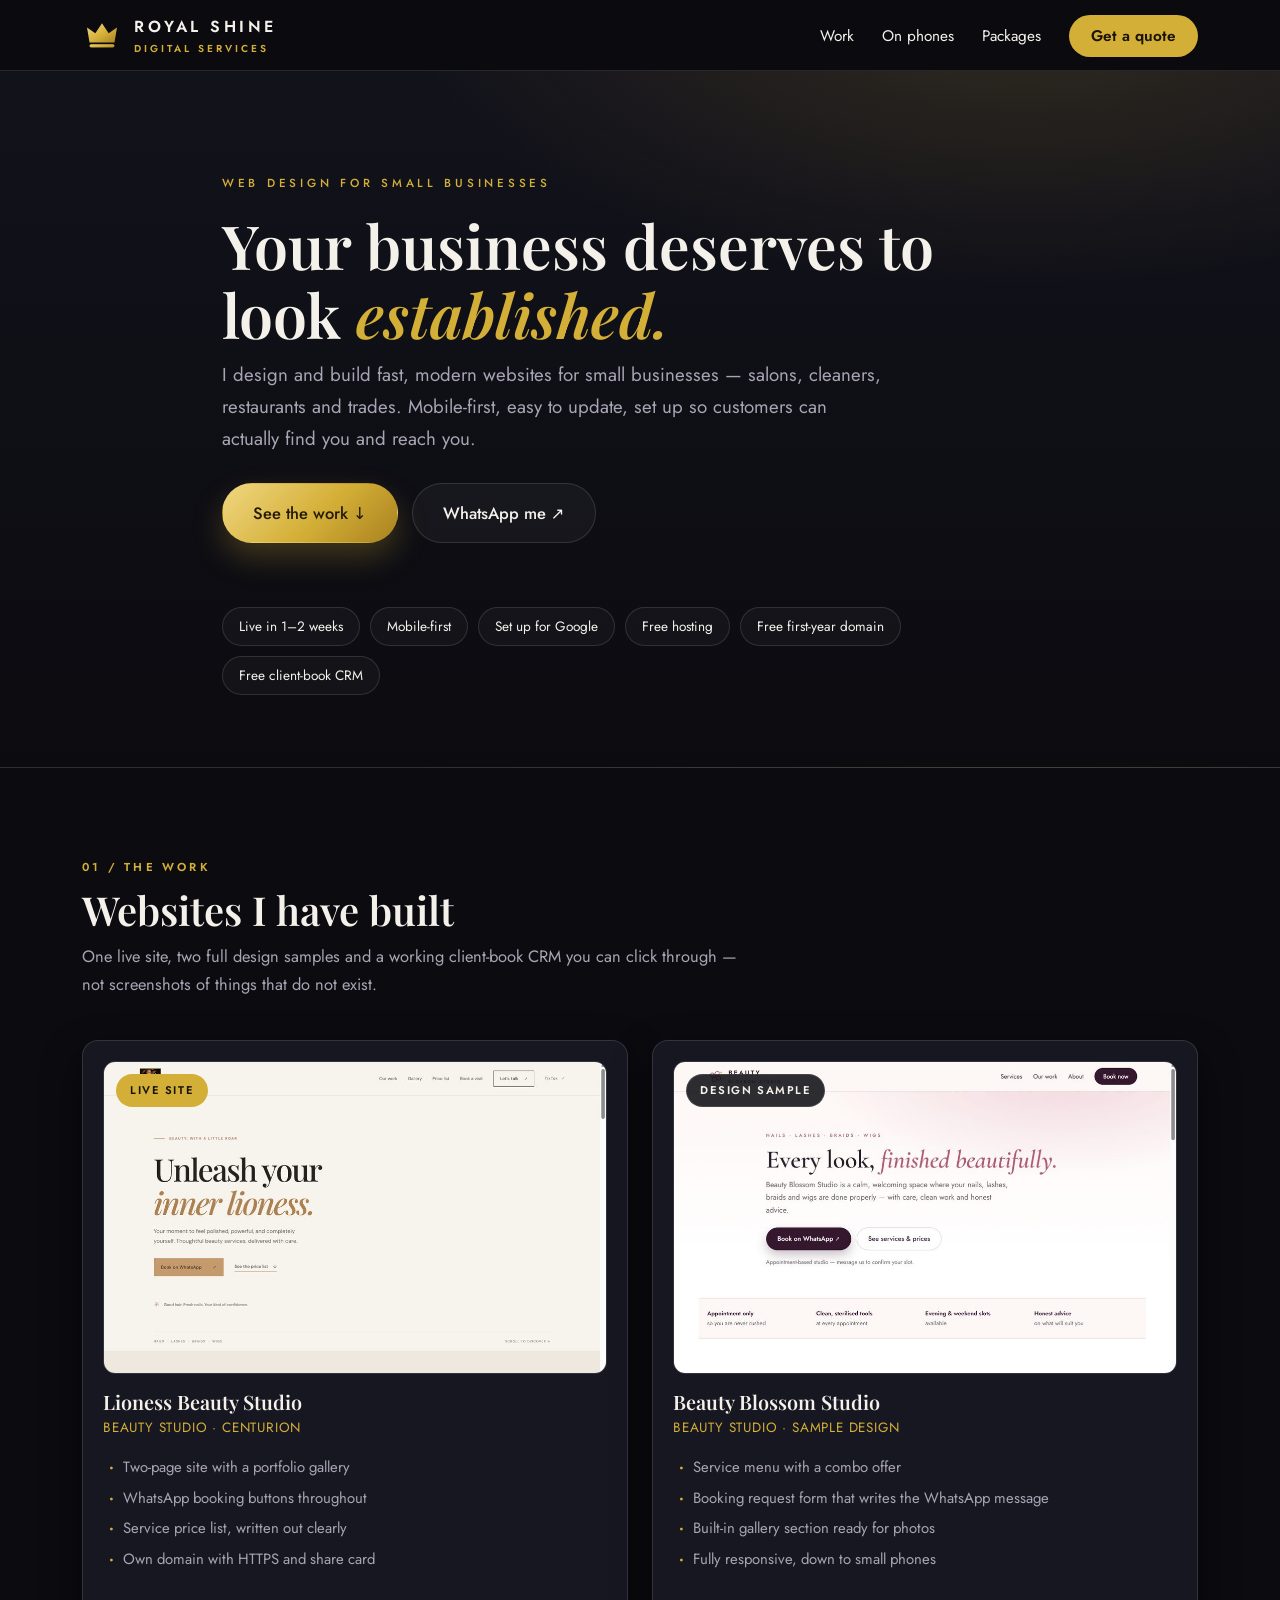
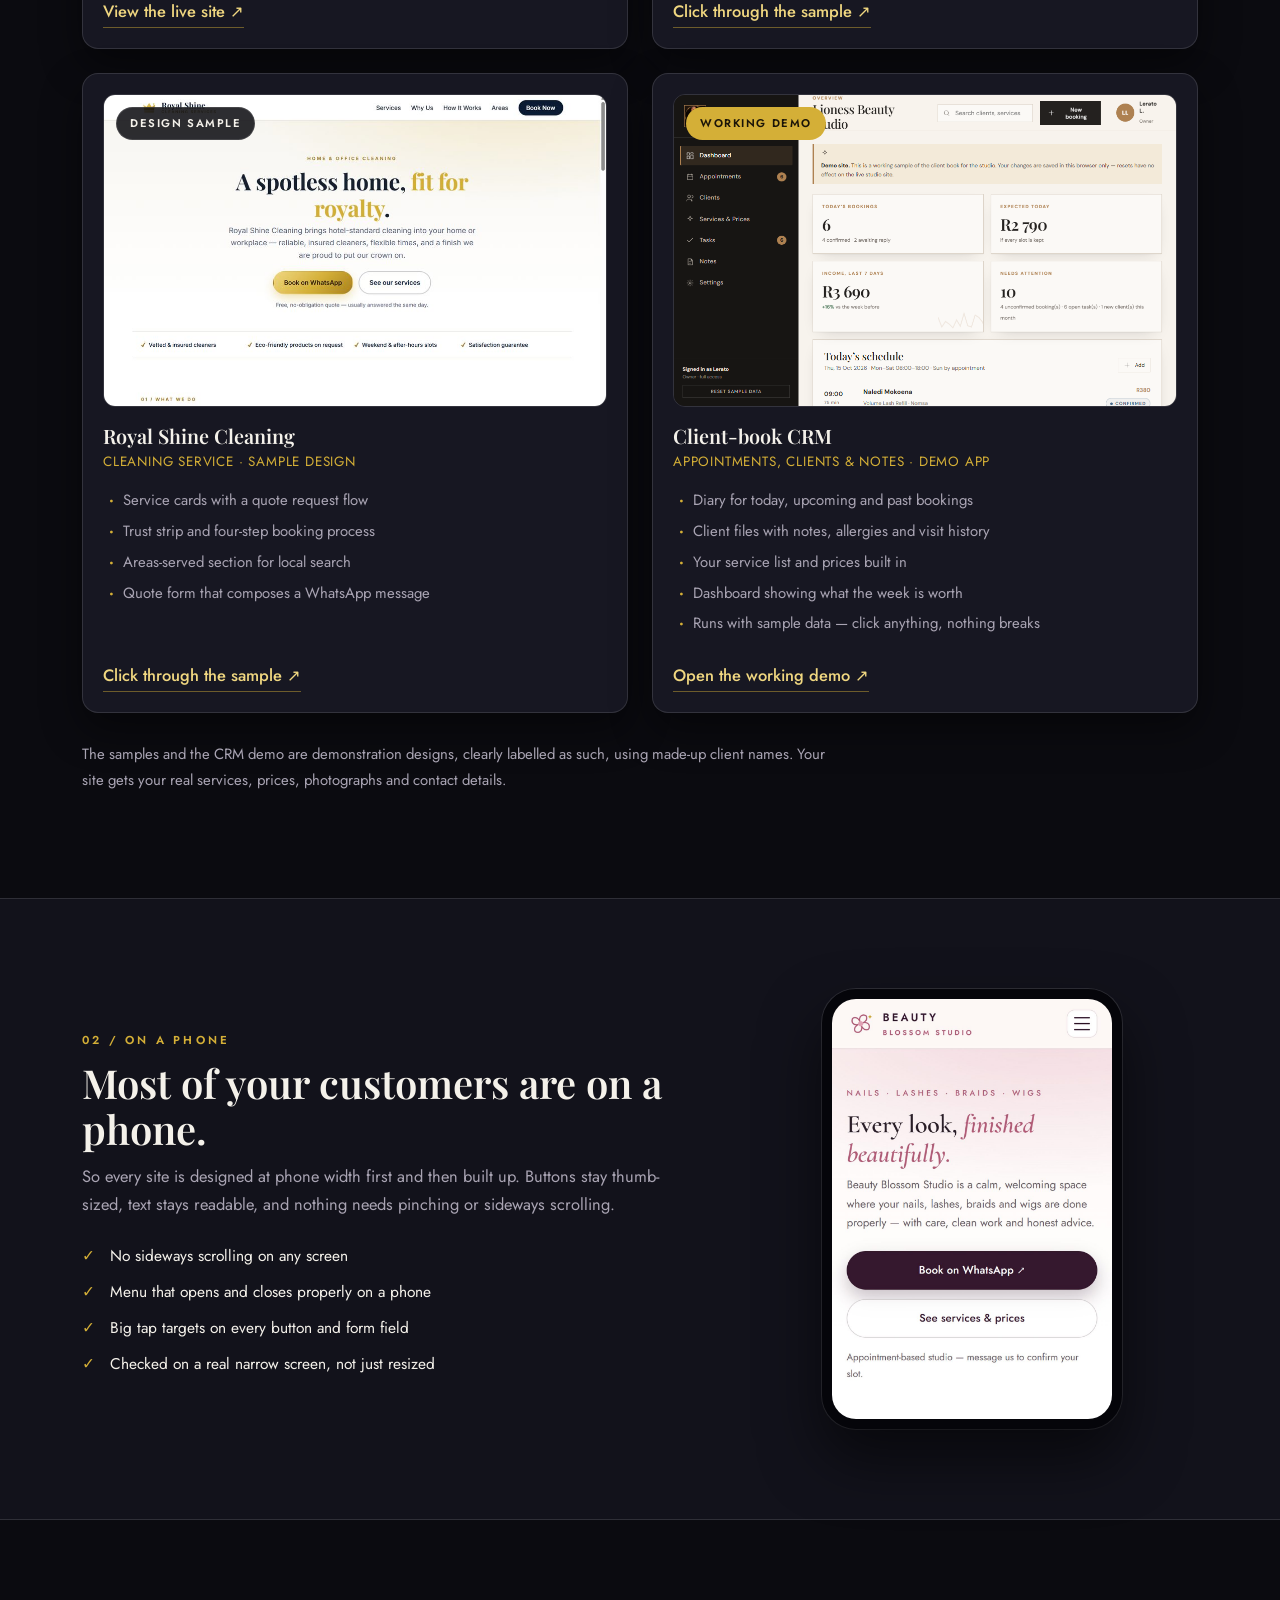
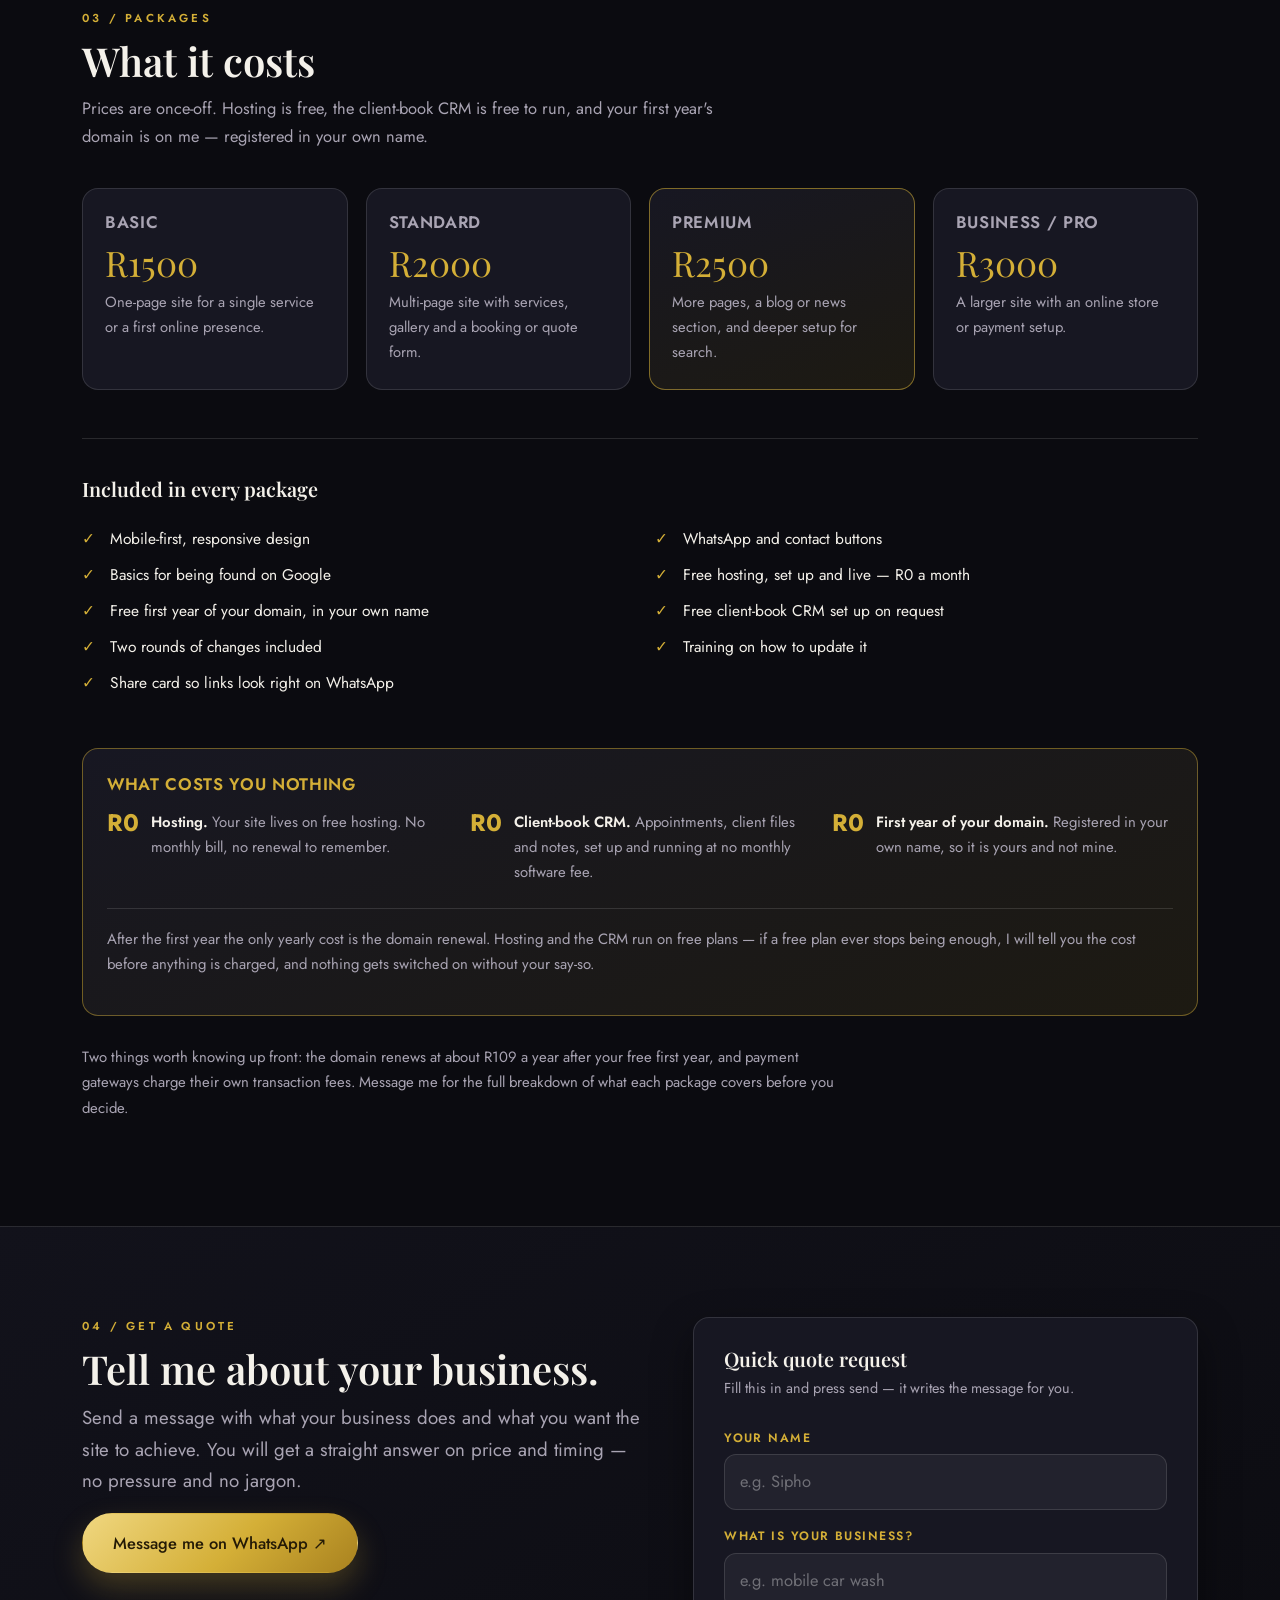
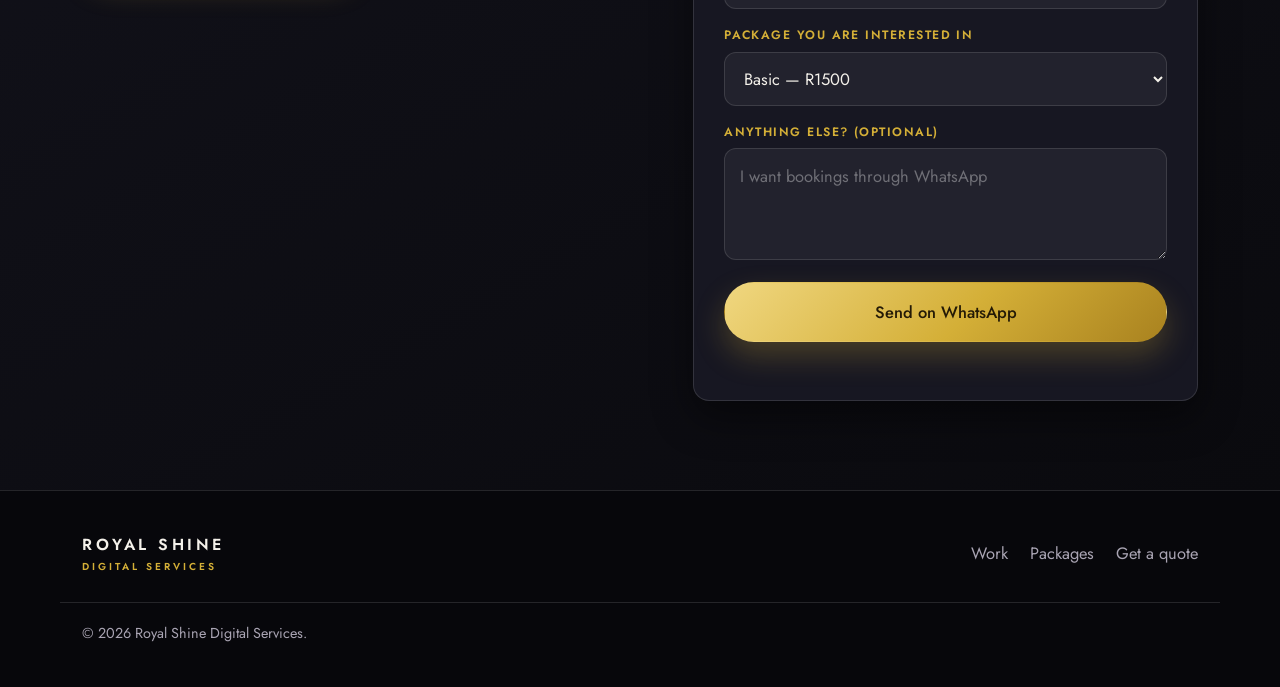
<file: index.html>
<!doctype html>
<html lang="en-ZA">
<head>
  <meta charset="utf-8">
  <meta name="viewport" content="width=device-width, initial-scale=1">
  <meta name="theme-color" content="#0b0b10">
  <title>Royal Shine Digital Services | Websites for Small Businesses</title>
  <meta name="description" content="Fast, modern, mobile-first websites for small businesses — salons, cleaners, restaurants and trades. See live examples and sample designs.">
  <link rel="icon" href="assets/favicon.svg" type="image/svg+xml">
  <meta property="og:type" content="website">
  <meta property="og:site_name" content="Royal Shine Digital Services">
  <meta property="og:title" content="Royal Shine Digital Services | Websites for Small Businesses">
  <meta property="og:description" content="Websites that make small businesses look established. Mobile-first, fast, and set up to be found. See the work.">
  <meta property="og:image" content="https://emmarentia96.github.io/royal-shine-portfolio/assets/og-image.jpg">
  <meta property="og:image:width" content="1200">
  <meta property="og:image:height" content="630">
  <meta name="twitter:card" content="summary_large_image">
  <meta name="twitter:image" content="https://emmarentia96.github.io/royal-shine-portfolio/assets/og-image.jpg">
  <link rel="preconnect" href="https://fonts.googleapis.com">
  <link rel="preconnect" href="https://fonts.gstatic.com" crossorigin>
  <link href="https://fonts.googleapis.com/css2?family=Playfair+Display:wght@500;600;700&family=Jost:wght@400;500;600&display=swap" rel="stylesheet">
  <link rel="stylesheet" href="styles.css">
  <script src="script.js" defer></script>
  <script type="application/ld+json">
  {
    "@context": "https://schema.org",
    "@type": "ProfessionalService",
    "name": "Royal Shine Digital Services",
    "description": "Web design and development for small businesses: mobile-first websites, WhatsApp booking, SEO basics and hosting setup.",
    "areaServed": { "@type": "Country", "name": "South Africa" },
    "priceRange": "R1500 - R3000"
  }
  </script>
</head>
<body>
  <a class="skip-link" href="#main">Skip to content</a>

  <header class="site-header">
    <div class="wrap header-inner">
      <a class="brand" href="#top" aria-label="Royal Shine Digital Services home">
        <span class="brand-mark" aria-hidden="true">
          <svg viewBox="0 0 48 48" role="presentation">
            <path d="M9 33 6 15l10 7 8-12 8 12 10-7-3 18z" fill="url(#g)"/>
            <rect x="9" y="35" width="30" height="4" rx="2" fill="url(#g)"/>
            <defs>
              <linearGradient id="g" x1="0" y1="0" x2="1" y2="1">
                <stop offset="0%" stop-color="#F0D780"/><stop offset="55%" stop-color="#D4AF37"/><stop offset="100%" stop-color="#A9821F"/>
              </linearGradient>
            </defs>
          </svg>
        </span>
        <span class="brand-name">ROYAL SHINE <span>DIGITAL SERVICES</span></span>
      </a>

      <button class="menu-toggle" type="button" aria-expanded="false" aria-controls="main-nav">
        <span class="sr-only">Open navigation</span>
        <span class="bar" aria-hidden="true"></span>
        <span class="bar" aria-hidden="true"></span>
        <span class="bar" aria-hidden="true"></span>
      </button>

      <nav class="main-nav" id="main-nav" aria-label="Primary">
        <ul>
          <li><a href="#work">Work</a></li>
          <li><a href="#mobile">On phones</a></li>
          <li><a href="#packages">Packages</a></li>
          <li><a class="nav-cta" href="#contact">Get a quote</a></li>
        </ul>
      </nav>
    </div>
  </header>

  <main id="main">
    <!-- HERO -->
    <section class="hero" id="top">
      <div class="wrap hero-inner">
        <p class="eyebrow">Web design for small businesses</p>
        <h1>Your business deserves to look <em>established.</em></h1>
        <p class="lead">
          I design and build fast, modern websites for small businesses — salons, cleaners,
          restaurants and trades. Mobile-first, easy to update, set up so customers can actually
          find you and reach you.
        </p>
        <div class="hero-actions">
          <a class="button button-gold" href="#work">See the work <span aria-hidden="true">↓</span></a>
          <a class="button button-quiet" id="hero-wa" data-whatsapp href="#contact">WhatsApp me <span aria-hidden="true">↗</span></a>
        </div>
        <p class="hero-status small" id="hero-status" role="status"></p>

        <ul class="chips">
          <li>Live in 1–2 weeks</li>
          <li>Mobile-first</li>
          <li>Set up for Google</li>
          <li>Free hosting</li>
          <li>Free first-year domain</li>
          <li>Free client-book CRM</li>
        </ul>
      </div>
    </section>

    <!-- WORK -->
    <section class="section" id="work">
      <div class="wrap">
        <p class="kicker">01 / The work</p>
        <h2>Websites I have built</h2>
        <p class="section-lead">
          One live site, two full design samples and a working client-book CRM you can click
          through — not screenshots of things that do not exist.
        </p>

        <div class="work-grid">
          <article class="work-card">
            <a class="work-shot" href="https://lionessbeauty.co.za" target="_blank" rel="noopener">
              <img src="assets/work-lioness.jpg" alt="Homepage of Lioness Beauty Studio, a live beauty salon website with a custom domain" width="1000" height="619" loading="lazy">
              <span class="work-tag work-tag-live">Live site</span>
            </a>
            <h3>Lioness Beauty Studio</h3>
            <p class="work-kind">Beauty studio · Centurion</p>
            <ul class="work-list">
              <li>Two-page site with a portfolio gallery</li>
              <li>WhatsApp booking buttons throughout</li>
              <li>Service price list, written out clearly</li>
              <li>Own domain with HTTPS and share card</li>
            </ul>
            <a class="text-link" href="https://lionessbeauty.co.za" target="_blank" rel="noopener">View the live site <span aria-hidden="true">↗</span></a>
          </article>

          <article class="work-card">
            <a class="work-shot" href="work/beauty-blossom-studio/">
              <img src="assets/work-blossom.jpg" alt="Homepage of the Beauty Blossom Studio design sample in a soft plum and rose palette" width="1000" height="619" loading="lazy">
              <span class="work-tag">Design sample</span>
            </a>
            <h3>Beauty Blossom Studio</h3>
            <p class="work-kind">Beauty studio · sample design</p>
            <ul class="work-list">
              <li>Service menu with a combo offer</li>
              <li>Booking request form that writes the WhatsApp message</li>
              <li>Built-in gallery section ready for photos</li>
              <li>Fully responsive, down to small phones</li>
            </ul>
            <a class="text-link" href="work/beauty-blossom-studio/">Click through the sample <span aria-hidden="true">↗</span></a>
          </article>

          <article class="work-card">
            <a class="work-shot" href="work/royal-shine-cleaning/">
              <img src="assets/work-cleaning.jpg" alt="Homepage of the Royal Shine Cleaning design sample with a gold and navy palette" width="1000" height="619" loading="lazy">
              <span class="work-tag">Design sample</span>
            </a>
            <h3>Royal Shine Cleaning</h3>
            <p class="work-kind">Cleaning service · sample design</p>
            <ul class="work-list">
              <li>Service cards with a quote request flow</li>
              <li>Trust strip and four-step booking process</li>
              <li>Areas-served section for local search</li>
              <li>Quote form that composes a WhatsApp message</li>
            </ul>
            <a class="text-link" href="work/royal-shine-cleaning/">Click through the sample <span aria-hidden="true">↗</span></a>
          </article>

          <article class="work-card">
            <a class="work-shot" href="work/lioness-crm/">
              <img src="assets/work-crm.png" alt="Dashboard of the client-book CRM demo, showing today's appointments, expected income and the daily schedule" width="1000" height="619" loading="lazy">
              <span class="work-tag work-tag-live">Working demo</span>
            </a>
            <h3>Client-book CRM</h3>
            <p class="work-kind">Appointments, clients &amp; notes · demo app</p>
            <ul class="work-list">
              <li>Diary for today, upcoming and past bookings</li>
              <li>Client files with notes, allergies and visit history</li>
              <li>Your service list and prices built in</li>
              <li>Dashboard showing what the week is worth</li>
              <li>Runs with sample data — click anything, nothing breaks</li>
            </ul>
            <a class="text-link" href="work/lioness-crm/">Open the working demo <span aria-hidden="true">↗</span></a>
          </article>
        </div>

        <p class="note">
          The samples and the CRM demo are demonstration designs, clearly labelled as such, using
          made-up client names. Your site gets your real services, prices, photographs and contact
          details.
        </p>
      </div>
    </section>

    <!-- MOBILE -->
    <section class="section section-tint" id="mobile">
      <div class="wrap mobile-inner">
        <div>
          <p class="kicker">02 / On a phone</p>
          <h2>Most of your customers are on a phone.</h2>
          <p class="section-lead">
            So every site is designed at phone width first and then built up. Buttons stay
            thumb-sized, text stays readable, and nothing needs pinching or sideways scrolling.
          </p>
          <ul class="check-list">
            <li>No sideways scrolling on any screen</li>
            <li>Menu that opens and closes properly on a phone</li>
            <li>Big tap targets on every button and form field</li>
            <li>Checked on a real narrow screen, not just resized</li>
          </ul>
        </div>
        <figure class="phone-frame">
          <img src="assets/work-blossom-mobile.jpg" alt="The Beauty Blossom Studio sample shown at phone width, with a stacked menu and full-width buttons" width="1000" height="1500" loading="lazy">
        </figure>
      </div>
    </section>

    <!-- PACKAGES -->
    <section class="section" id="packages">
      <div class="wrap">
        <p class="kicker">03 / Packages</p>
        <h2>What it costs</h2>
        <p class="section-lead">
          Prices are once-off. Hosting is free, the client-book CRM is free to run, and your first
          year's domain is on me — registered in your own name.
        </p>

        <div class="price-grid">
          <article class="price-card">
            <h3>Basic</h3>
            <p class="amount">R1500</p>
            <p class="price-for">One-page site for a single service or a first online presence.</p>
          </article>
          <article class="price-card">
            <h3>Standard</h3>
            <p class="amount">R2000</p>
            <p class="price-for">Multi-page site with services, gallery and a booking or quote form.</p>
          </article>
          <article class="price-card price-card-feature">
            <h3>Premium</h3>
            <p class="amount">R2500</p>
            <p class="price-for">More pages, a blog or news section, and deeper setup for search.</p>
          </article>
          <article class="price-card">
            <h3>Business / Pro</h3>
            <p class="amount">R3000</p>
            <p class="price-for">A larger site with an online store or payment setup.</p>
          </article>
        </div>

        <div class="includes">
          <h3>Included in every package</h3>
          <ul class="check-list check-list-cols">
            <li>Mobile-first, responsive design</li>
            <li>WhatsApp and contact buttons</li>
            <li>Basics for being found on Google</li>
            <li>Free hosting, set up and live — R0 a month</li>
            <li>Free first year of your domain, in your own name</li>
            <li>Free client-book CRM set up on request</li>
            <li>Two rounds of changes included</li>
            <li>Training on how to update it</li>
            <li>Share card so links look right on WhatsApp</li>
          </ul>
        </div>

        <div class="free-strip">
          <h3>What costs you nothing</h3>
          <ul class="free-list">
            <li>
              <b>R0</b>
              <span><strong>Hosting.</strong> Your site lives on free hosting. No monthly bill, no
              renewal to remember.</span>
            </li>
            <li>
              <b>R0</b>
              <span><strong>Client-book CRM.</strong> Appointments, client files and notes, set up
              and running at no monthly software fee.</span>
            </li>
            <li>
              <b>R0</b>
              <span><strong>First year of your domain.</strong> Registered in your own name, so it
              is yours and not mine.</span>
            </li>
          </ul>
          <p class="note small">
            After the first year the only yearly cost is the domain renewal. Hosting and the CRM run
            on free plans — if a free plan ever stops being enough, I will tell you the cost before
            anything is charged, and nothing gets switched on without your say-so.
          </p>
        </div>

        <p class="note">
          Two things worth knowing up front: the domain renews at about R109 a year after your free
          first year, and payment gateways charge their own transaction fees. Message me for the
          full breakdown of what each package covers before you decide.
        </p>
      </div>
    </section>

    <!-- CONTACT -->
    <section class="section section-dark" id="contact">
      <div class="wrap contact-inner">
        <div>
          <p class="kicker kicker-gold">04 / Get a quote</p>
          <h2 class="on-dark">Tell me about your business.</h2>
          <p class="lead on-dark">
            Send a message with what your business does and what you want the site to achieve.
            You will get a straight answer on price and timing — no pressure and no jargon.
          </p>
          <a class="button button-gold" data-whatsapp href="#contact">Message me on WhatsApp <span aria-hidden="true">↗</span></a>
          <p class="hero-status small" id="contact-status" role="status"></p>
        </div>

        <aside class="quote-card">
          <h3>Quick quote request</h3>
          <p class="small">Fill this in and press send — it writes the message for you.</p>
          <form id="quote-form" novalidate>
            <label for="q-name">Your name</label>
            <input id="q-name" name="name" type="text" placeholder="e.g. Sipho" required>

            <label for="q-business">What is your business?</label>
            <input id="q-business" name="business" type="text" placeholder="e.g. mobile car wash">

            <label for="q-package">Package you are interested in</label>
            <select id="q-package" name="package">
              <option>Basic — R1500</option>
              <option>Standard — R2000</option>
              <option>Premium — R2500</option>
              <option>Business / Pro — R3000</option>
              <option>Not sure yet — please advise</option>
            </select>

            <label for="q-notes">Anything else? (optional)</label>
            <textarea id="q-notes" name="notes" rows="3" placeholder="I want bookings through WhatsApp"></textarea>

            <button class="button button-gold button-full" type="submit">Send on WhatsApp</button>
            <p class="form-status small" id="form-status" role="status"></p>
          </form>
        </aside>
      </div>
    </section>
  </main>

  <footer class="site-footer">
    <div class="wrap footer-inner">
      <a class="brand footer-brand" href="#top">
        <span class="brand-name">ROYAL SHINE <span>DIGITAL SERVICES</span></span>
      </a>
      <nav aria-label="Footer">
        <ul>
          <li><a href="#work">Work</a></li>
          <li><a href="#packages">Packages</a></li>
          <li><a href="#contact">Get a quote</a></li>
        </ul>
      </nav>
    </div>
    <p class="wrap copyright small">© <span id="year">2026</span> Royal Shine Digital Services.</p>
  </footer>
</body>
</html>
</file>
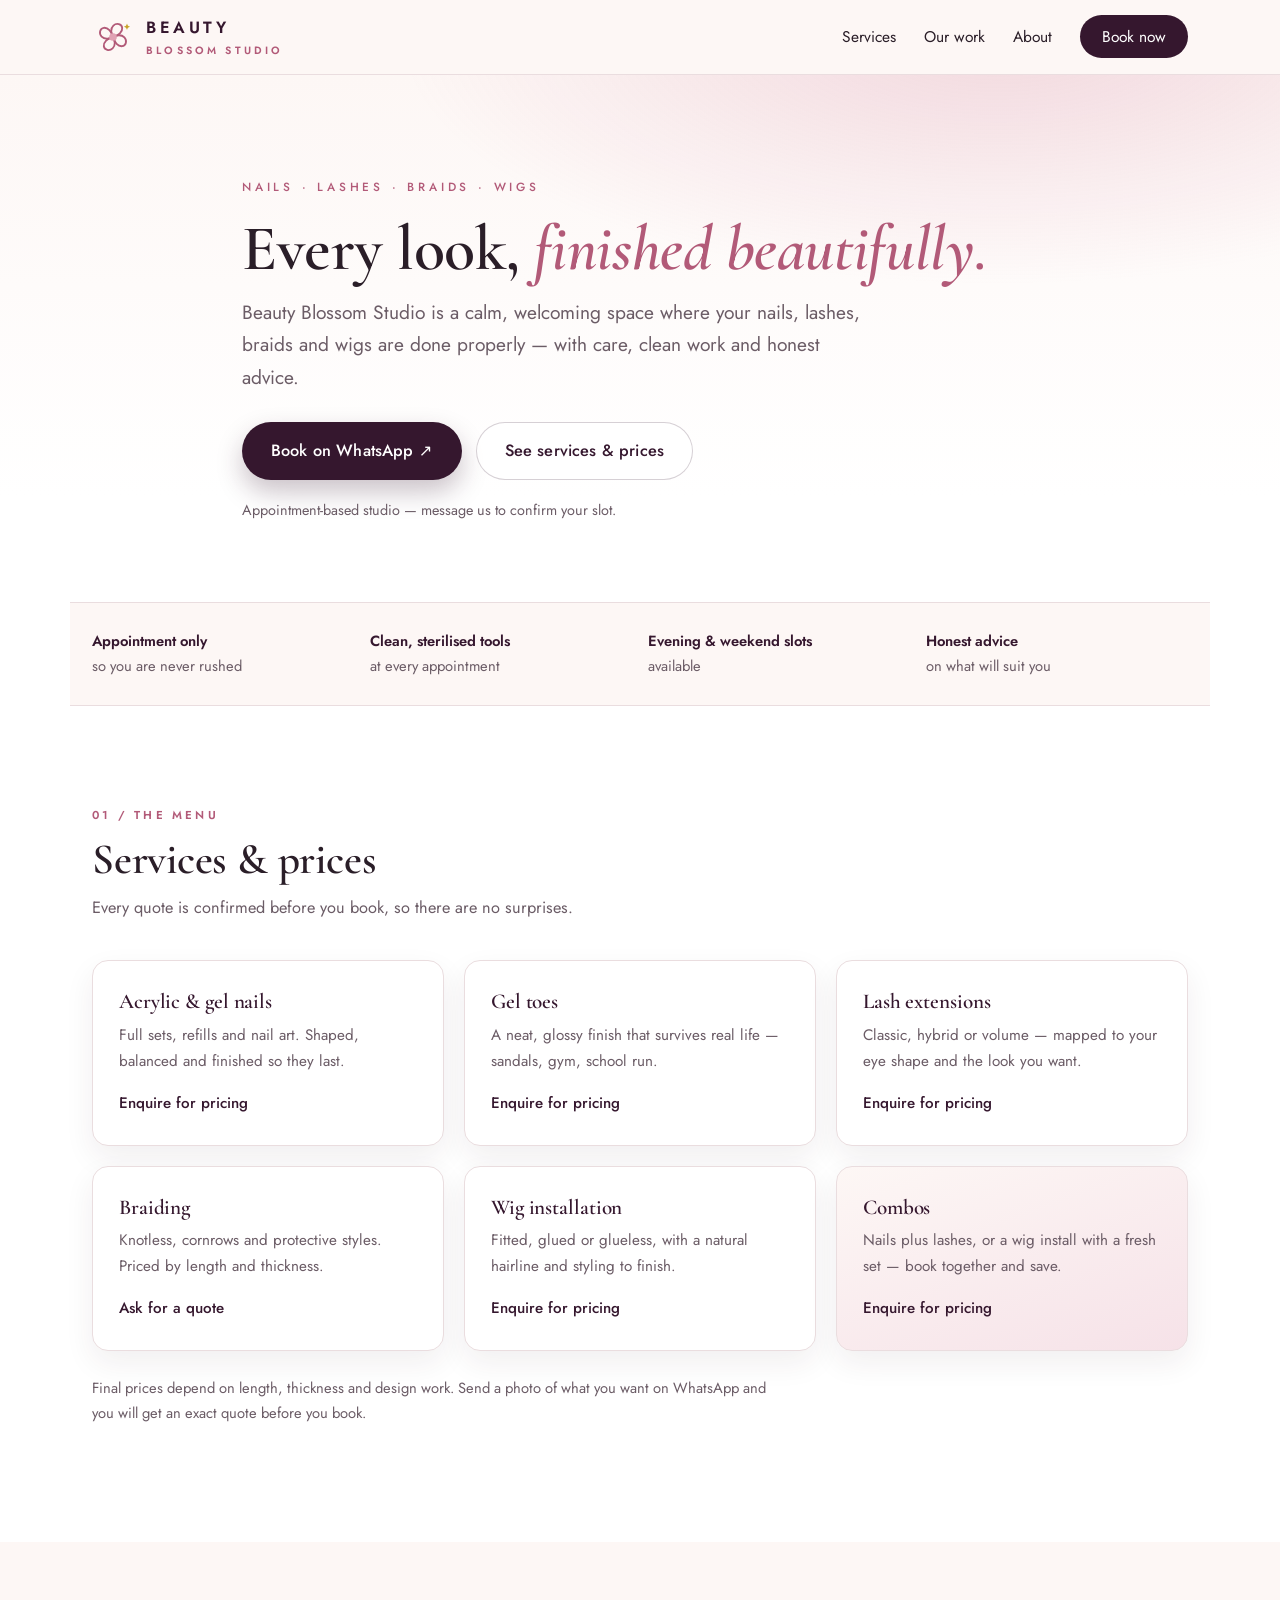
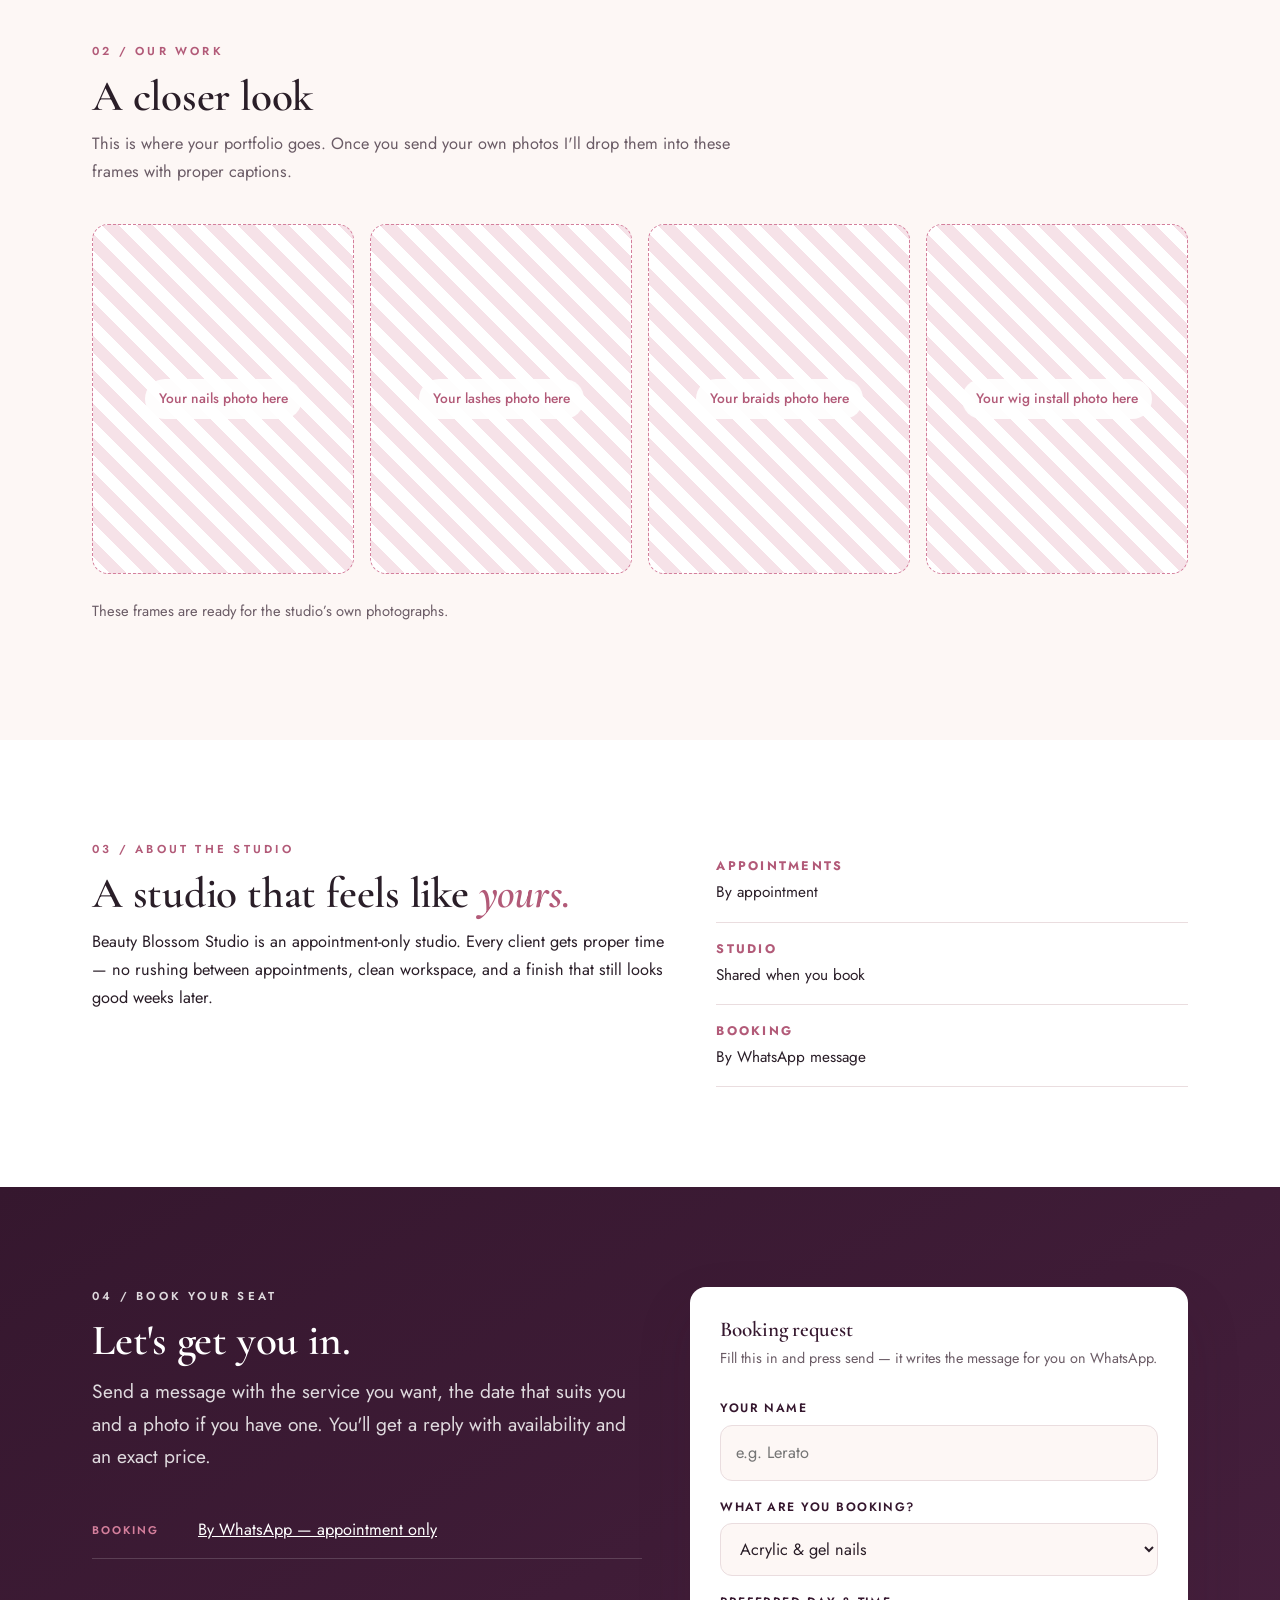
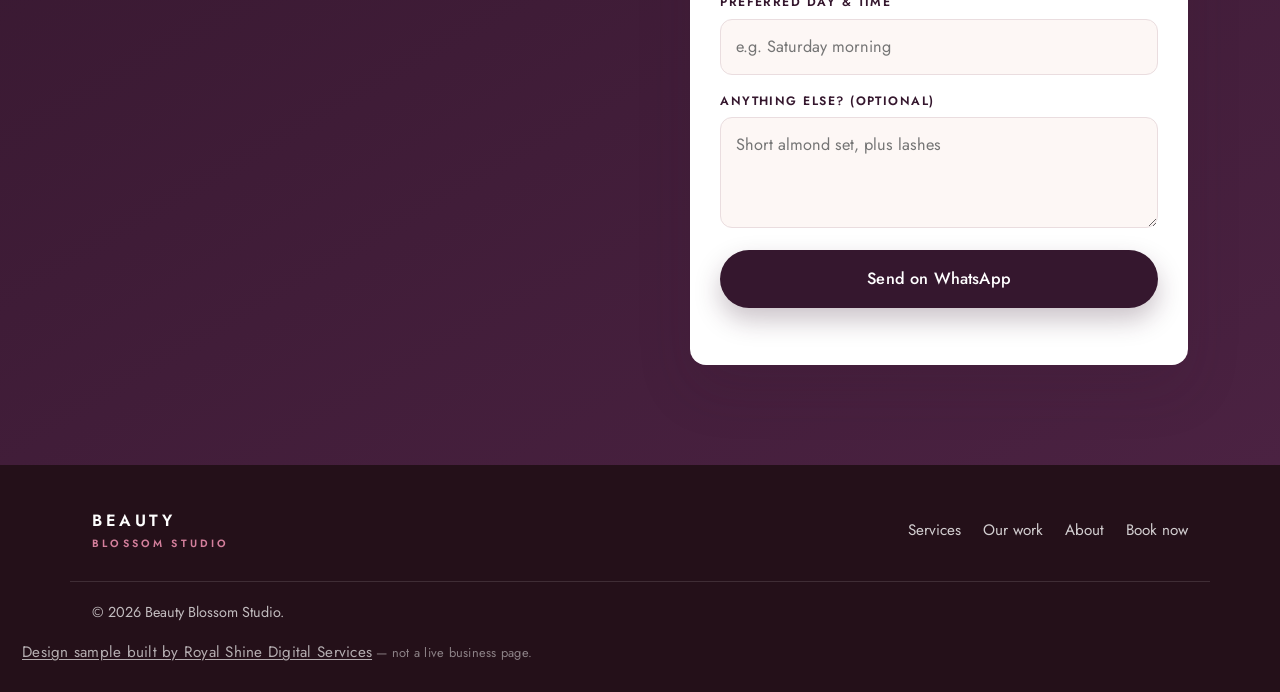
<file: work/beauty-blossom-studio/index.html>
<!doctype html>
<html lang="en-ZA">
<head>
  <meta charset="utf-8">
  <meta name="viewport" content="width=device-width, initial-scale=1">
  <meta name="theme-color" content="#fdf7f5">
  <title>Beauty Blossom Studio | Nails, Lashes, Braids &amp; Wigs</title>
  <meta name="description" content="Beauty Blossom Studio — nails, gel toes, lash extensions, braiding and wig installations. A calm, beautiful studio where every look is finished properly.">
  <link rel="icon" href="assets/favicon.svg" type="image/svg+xml">
  <meta property="og:type" content="website">
  <meta property="og:site_name" content="Beauty Blossom Studio">
  <meta property="og:title" content="Beauty Blossom Studio | Nails, Lashes, Braids &amp; Wigs">
  <meta property="og:description" content="Nails, gel toes, lash extensions, braiding and wig installations. Book your appointment on WhatsApp.">
  <!-- Share card image goes here once real photos exist, e.g.
       <meta property="og:image" content="https://your-domain.co.za/assets/og-image.jpg">
       Left out for now so a link preview never shows a broken image. -->
  <meta name="twitter:card" content="summary_large_image">
  <link rel="preconnect" href="https://fonts.googleapis.com">
  <link rel="preconnect" href="https://fonts.gstatic.com" crossorigin>
  <link href="https://fonts.googleapis.com/css2?family=Cormorant+Garamond:ital,wght@0,500;0,600;0,700;1,500;1,600&family=Jost:wght@400;500;600&display=swap" rel="stylesheet">
  <link rel="stylesheet" href="styles.css">
  <script src="script.js" defer></script>
</head>
<body>
  <a class="skip-link" href="#main">Skip to content</a>

  <header class="site-header">
    <div class="wrap header-inner">
      <a class="brand" href="#top" aria-label="Beauty Blossom Studio home">
        <span class="brand-mark" aria-hidden="true">
          <svg viewBox="0 0 48 48" role="presentation">
            <g fill="none" stroke="currentColor" stroke-width="2.1" stroke-linejoin="round">
              <path d="M24 24c-1.5-6.5-6-11-10.5-10.5C9 14 7.6 20 11 23.6 14.2 27 20 26.5 24 24Z"/>
              <path d="M24 24c6.5-1.5 11-6 10.5-10.5C34 9 28 7.6 24.4 11 21 14.2 21.5 20 24 24Z"/>
              <path d="M24 24c1.5 6.5 6 11 10.5 10.5C39 34 40.4 28 37 24.4 33.8 21 28 21.5 24 24Z"/>
              <path d="M24 24c-6.5 1.5-11 6-10.5 10.5C14 39 20 40.4 23.6 37 27 33.8 26.5 28 24 24Z"/>
            </g>
            <circle cx="24" cy="24" r="4.4" fill="#e0a2b4"/>
            <path d="M40 8.5c.7 2.4 1.2 3 3.6 3.7-2.4.7-3 1.2-3.6 3.7-.7-2.4-1.2-3-3.7-3.7 2.5-.7 3-1.3 3.7-3.7Z" fill="#c9a227"/>
          </svg>
        </span>
        <span class="brand-name">BEAUTY <span>BLOSSOM STUDIO</span></span>
      </a>

      <button class="menu-toggle" type="button" aria-expanded="false" aria-controls="main-nav">
        <span class="sr-only">Open navigation</span>
        <span class="bar" aria-hidden="true"></span>
        <span class="bar" aria-hidden="true"></span>
        <span class="bar" aria-hidden="true"></span>
      </button>

      <nav class="main-nav" id="main-nav" aria-label="Primary">
        <ul>
          <li><a href="#services">Services</a></li>
          <li><a href="#work">Our work</a></li>
          <li><a href="#about">About</a></li>
          <li><a class="nav-cta" href="#booking">Book now</a></li>
        </ul>
      </nav>
    </div>
  </header>

  <main id="main">
    <!-- HERO -->
    <section class="hero" id="top">
      <div class="wrap hero-inner">
        <p class="eyebrow">Nails · Lashes · Braids · Wigs</p>
        <h1>Every look, <em>finished beautifully.</em></h1>
        <p class="lead">
          Beauty Blossom Studio is a calm, welcoming space where your nails, lashes, braids and
          wigs are done properly — with care, clean work and honest advice.
        </p>
        <div class="hero-actions">
          <a class="button button-primary" href="#booking">Book on WhatsApp <span aria-hidden="true">↗</span></a>
          <a class="button button-quiet" href="#services">See services &amp; prices</a>
        </div>
        <p class="hero-note">Appointment-based studio — message us to confirm your slot.</p>
      </div>
    </section>

    <!-- QUICK FACTS -->
    <ul class="facts wrap">
      <li><strong>Appointment only</strong> so you are never rushed</li>
      <li><strong>Clean, sterilised tools</strong> at every appointment</li>
      <li><strong>Evening &amp; weekend slots</strong> available</li>
      <li><strong>Honest advice</strong> on what will suit you</li>
    </ul>

    <!-- SERVICES -->
    <section class="section" id="services">
      <div class="wrap">
        <p class="kicker">01 / The menu</p>
        <h2>Services &amp; prices</h2>
        <p class="section-lead">Every quote is confirmed before you book, so there are no surprises.</p>

        <div class="menu-grid">
          <article class="menu-card">
            <h3>Acrylic &amp; gel nails</h3>
            <p>Full sets, refills and nail art. Shaped, balanced and finished so they last.</p>
            <p class="price">Enquire for pricing</p>
          </article>
          <article class="menu-card">
            <h3>Gel toes</h3>
            <p>A neat, glossy finish that survives real life — sandals, gym, school run.</p>
            <p class="price">Enquire for pricing</p>
          </article>
          <article class="menu-card">
            <h3>Lash extensions</h3>
            <p>Classic, hybrid or volume — mapped to your eye shape and the look you want.</p>
            <p class="price">Enquire for pricing</p>
          </article>
          <article class="menu-card">
            <h3>Braiding</h3>
            <p>Knotless, cornrows and protective styles. Priced by length and thickness.</p>
            <p class="price">Ask for a quote</p>
          </article>
          <article class="menu-card">
            <h3>Wig installation</h3>
            <p>Fitted, glued or glueless, with a natural hairline and styling to finish.</p>
            <p class="price">Enquire for pricing</p>
          </article>
          <article class="menu-card menu-card-highlight">
            <h3>Combos</h3>
            <p>Nails plus lashes, or a wig install with a fresh set — book together and save.</p>
            <p class="price">Enquire for pricing</p>
          </article>
        </div>

        <p class="note">
          Final prices depend on length, thickness and design work. Send a photo of what you want
          on WhatsApp and you will get an exact quote before you book.
        </p>
      </div>
    </section>

    <!-- WORK / GALLERY -->
    <section class="section section-tint" id="work">
      <div class="wrap">
        <p class="kicker">02 / Our work</p>
        <h2>A closer look</h2>
        <p class="section-lead">
          This is where your portfolio goes. Once you send your own photos I'll drop them into
          these frames with proper captions.
        </p>

        <div class="work-grid">
          <figure class="work-tile placeholder-tile"><span>Your nails photo here</span></figure>
          <figure class="work-tile placeholder-tile"><span>Your lashes photo here</span></figure>
          <figure class="work-tile placeholder-tile"><span>Your braids photo here</span></figure>
          <figure class="work-tile placeholder-tile"><span>Your wig install photo here</span></figure>
        </div>

        <p class="note">These frames are ready for the studio’s own photographs.</p>
      </div>
    </section>

    <!-- ABOUT -->
    <section class="section" id="about">
      <div class="wrap about-inner">
        <div>
          <p class="kicker">03 / About the studio</p>
          <h2>A studio that feels like <em>yours.</em></h2>
          <p>Beauty Blossom Studio is an appointment-only studio. Every client gets proper time — no rushing between appointments, clean workspace, and a finish that still looks good weeks later.</p>
        </div>
        <ul class="about-list">
          <li><strong>Appointments</strong><span>By appointment</span></li>
          <li><strong>Studio</strong><span>Shared when you book</span></li>
          <li><strong>Booking</strong><span>By WhatsApp message</span></li>
          
        </ul>
      </div>
    </section>

    <!-- BOOKING -->
    <section class="section section-dark" id="booking">
      <div class="wrap booking-inner">
        <div>
          <p class="kicker kicker-light">04 / Book your seat</p>
          <h2 class="on-dark">Let's get you in.</h2>
          <p class="lead on-dark">
            Send a message with the service you want, the date that suits you and a photo if you
            have one. You'll get a reply with availability and an exact price.
          </p>
          <ul class="contact-list">
            <li><span class="label">Booking</span><a href="#booking">By WhatsApp — appointment only</a></li>
            
            
          </ul>
        </div>

        <aside class="booking-card">
          <h3>Booking request</h3>
          <p class="small">
            Fill this in and press send — it writes the message for you on WhatsApp.
          </p>
          <form id="booking-form" novalidate>
            <label for="b-name">Your name</label>
            <input id="b-name" name="name" type="text" placeholder="e.g. Lerato" required>

            <label for="b-service">What are you booking?</label>
            <select id="b-service" name="service">
              <option>Acrylic &amp; gel nails</option>
              <option>Gel toes</option>
              <option>Lash extensions</option>
              <option>Braiding</option>
              <option>Wig installation</option>
              <option>Combo</option>
            </select>

            <label for="b-when">Preferred day &amp; time</label>
            <input id="b-when" name="when" type="text" placeholder="e.g. Saturday morning">

            <label for="b-notes">Anything else? (optional)</label>
            <textarea id="b-notes" name="notes" rows="3" placeholder="Short almond set, plus lashes"></textarea>

            <button class="button button-primary button-full" type="submit">Send on WhatsApp</button>
            <p class="form-status small" id="form-status" role="status"></p>
          </form>
        </aside>
      </div>
    </section>
  </main>

  <footer class="site-footer">
    <div class="wrap footer-inner">
      <a class="brand footer-brand" href="#top" aria-label="Beauty Blossom Studio home">
        <span class="brand-name">BEAUTY <span>BLOSSOM STUDIO</span></span>
      </a>
      <nav aria-label="Footer">
        <ul>
          <li><a href="#services">Services</a></li>
          <li><a href="#work">Our work</a></li>
          <li><a href="#about">About</a></li>
          <li><a href="#booking">Book now</a></li>
        </ul>
      </nav>
    </div>
    <p class="wrap copyright small">
      © <span id="year">2026</span> Beauty Blossom Studio.
    </p>
    <p class="wrap sample-credit small">
      <a href="../">Design sample built by Royal Shine Digital Services</a> — not a live business page.
    </p>
  </footer>
</body>
</html>
</file>
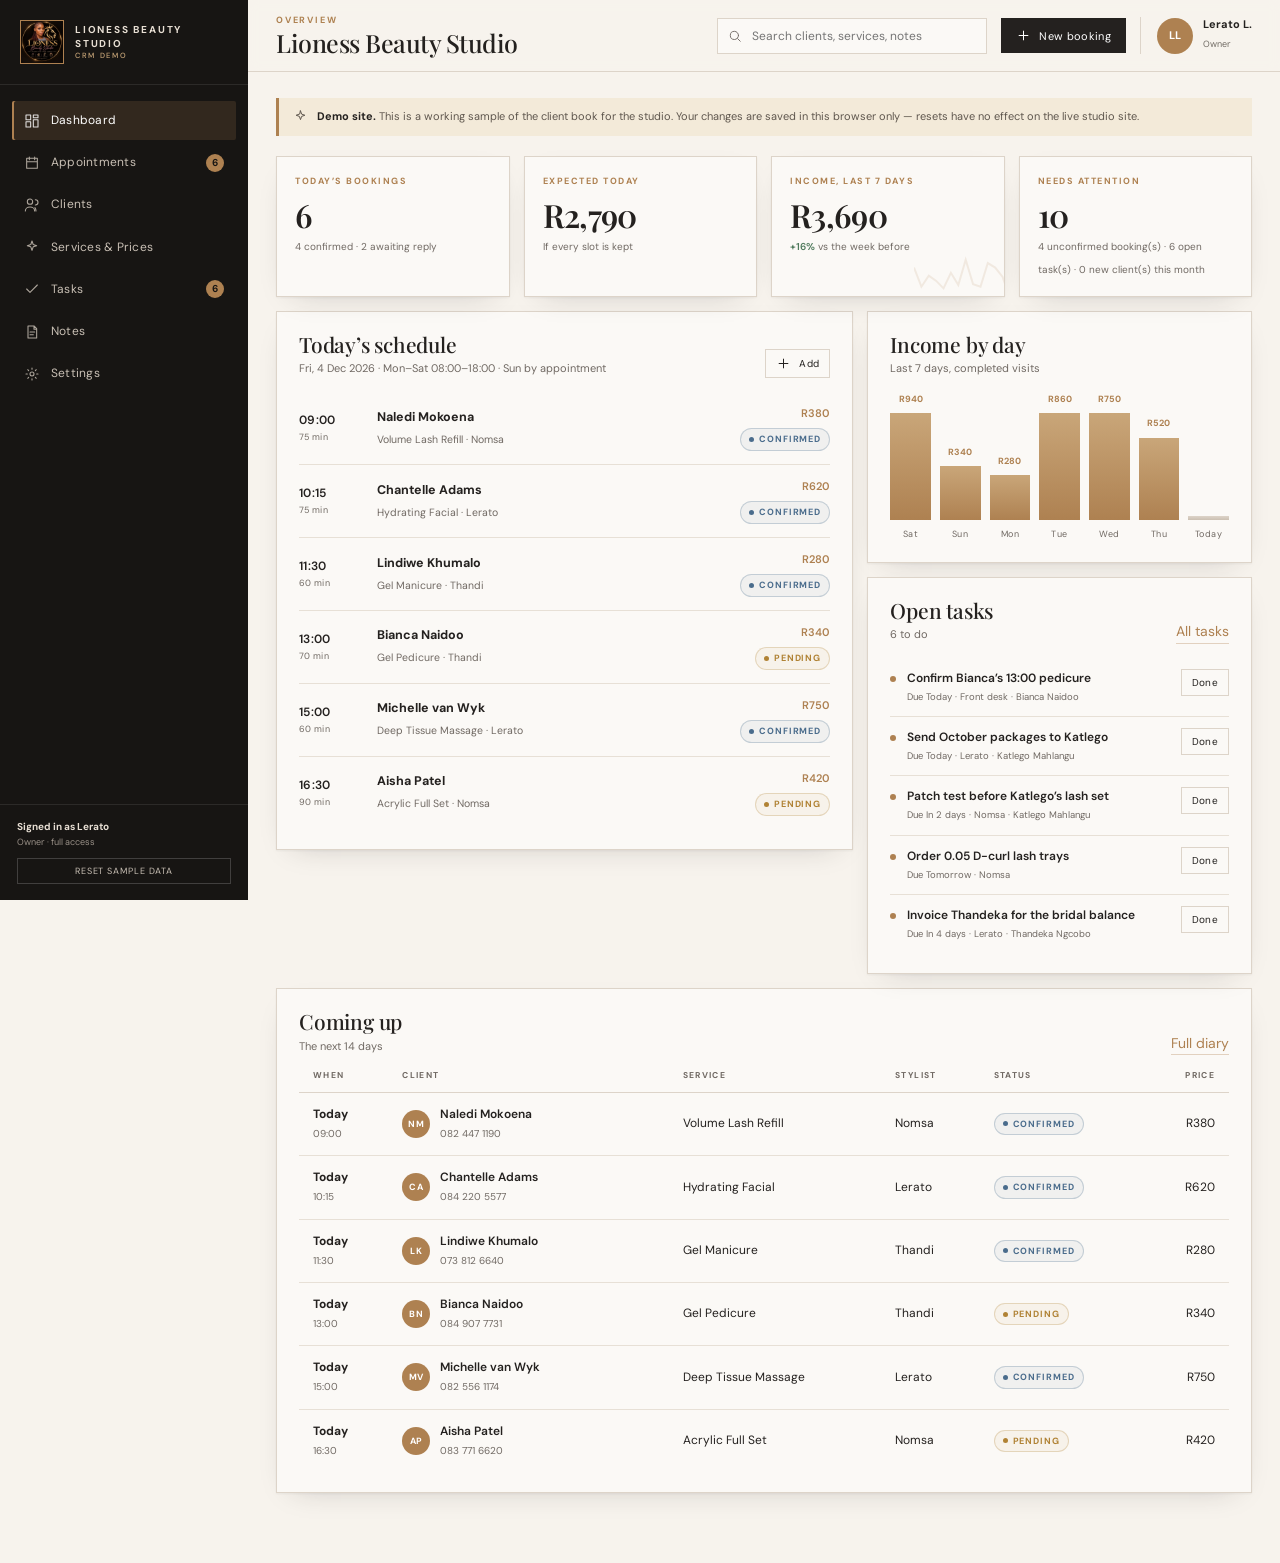
<file: work/lioness-crm/index.html>
<!DOCTYPE html>
<html lang="en-ZA">
<head>
<meta charset="utf-8">
<meta name="viewport" content="width=device-width, initial-scale=1">
<title>Client Book &amp; Appointments — Lioness Beauty Studio (CRM demo)</title>
<meta name="description" content="A sample client-management dashboard for Lioness Beauty Studio: appointments diary, client files, notes, services and prices. Front-end demo with sample data.">
<meta name="theme-color" content="#171513">
<link rel="icon" href="assets/favicon-32.png">
<link rel="apple-touch-icon" href="assets/apple-touch-icon.png">
<link rel="stylesheet" href="styles.css">
</head>
<body>
  <noscript>
    <div style="max-width:640px;margin:60px auto;padding:24px;font-family:Arial,sans-serif">
      <h1 style="font-size:22px">This demo needs JavaScript</h1>
      <p>The client book is a small app that runs entirely in your browser. Please enable JavaScript and reload.</p>
    </div>
  </noscript>
  <script src="data.js"></script>
  <script src="app.js"></script>
</body>
</html>
</file>
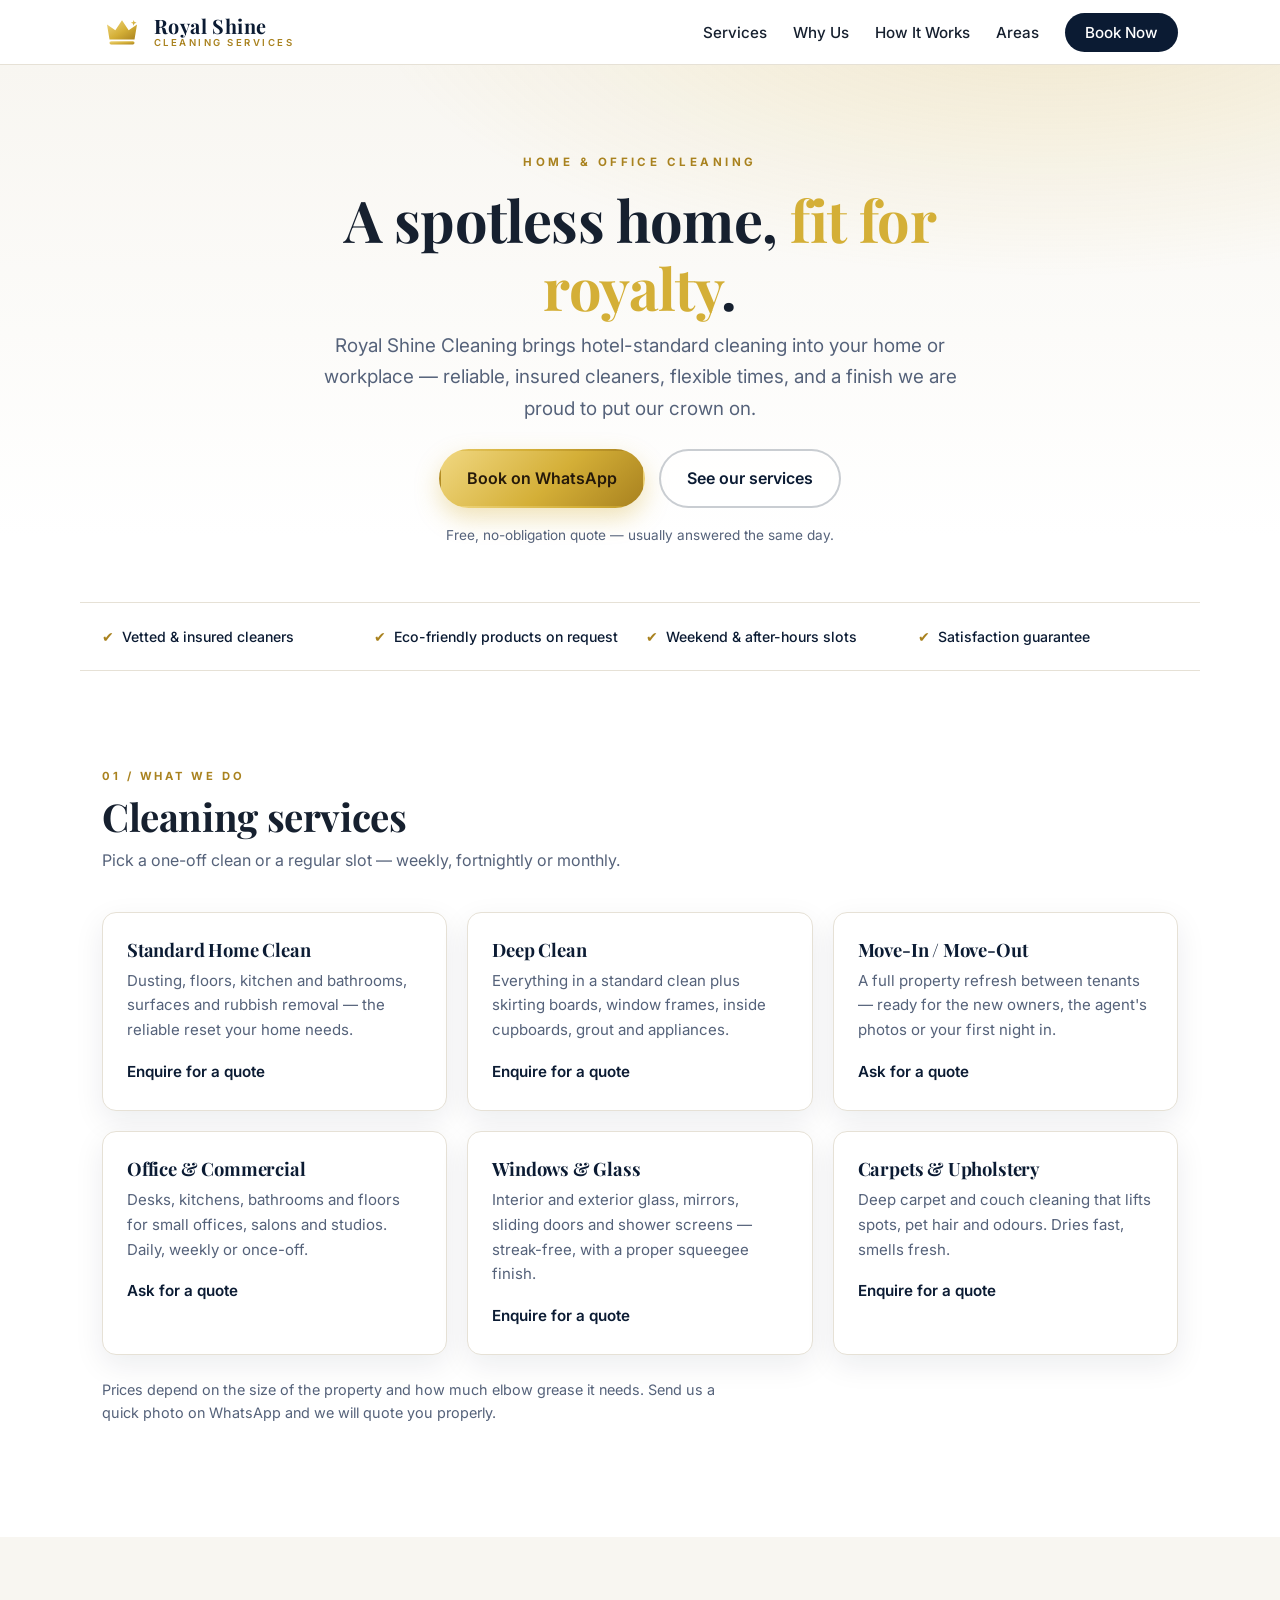
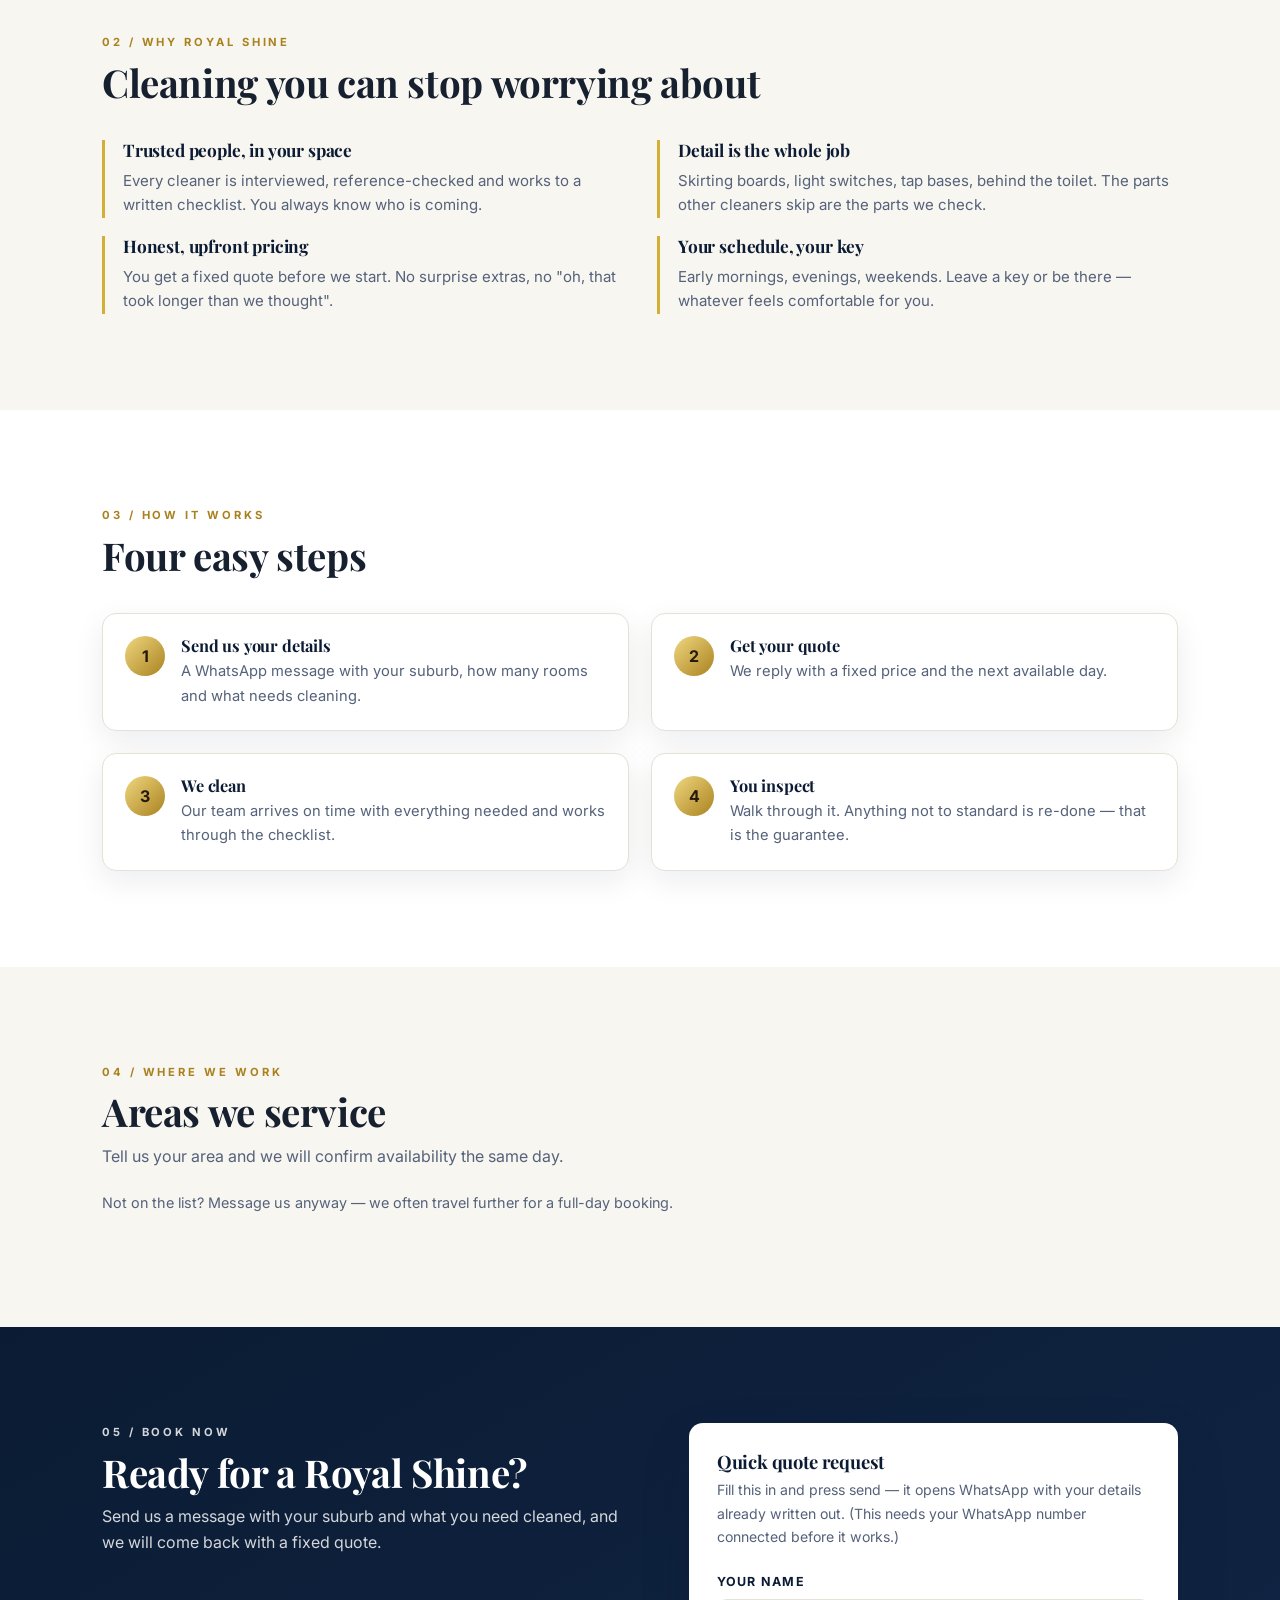
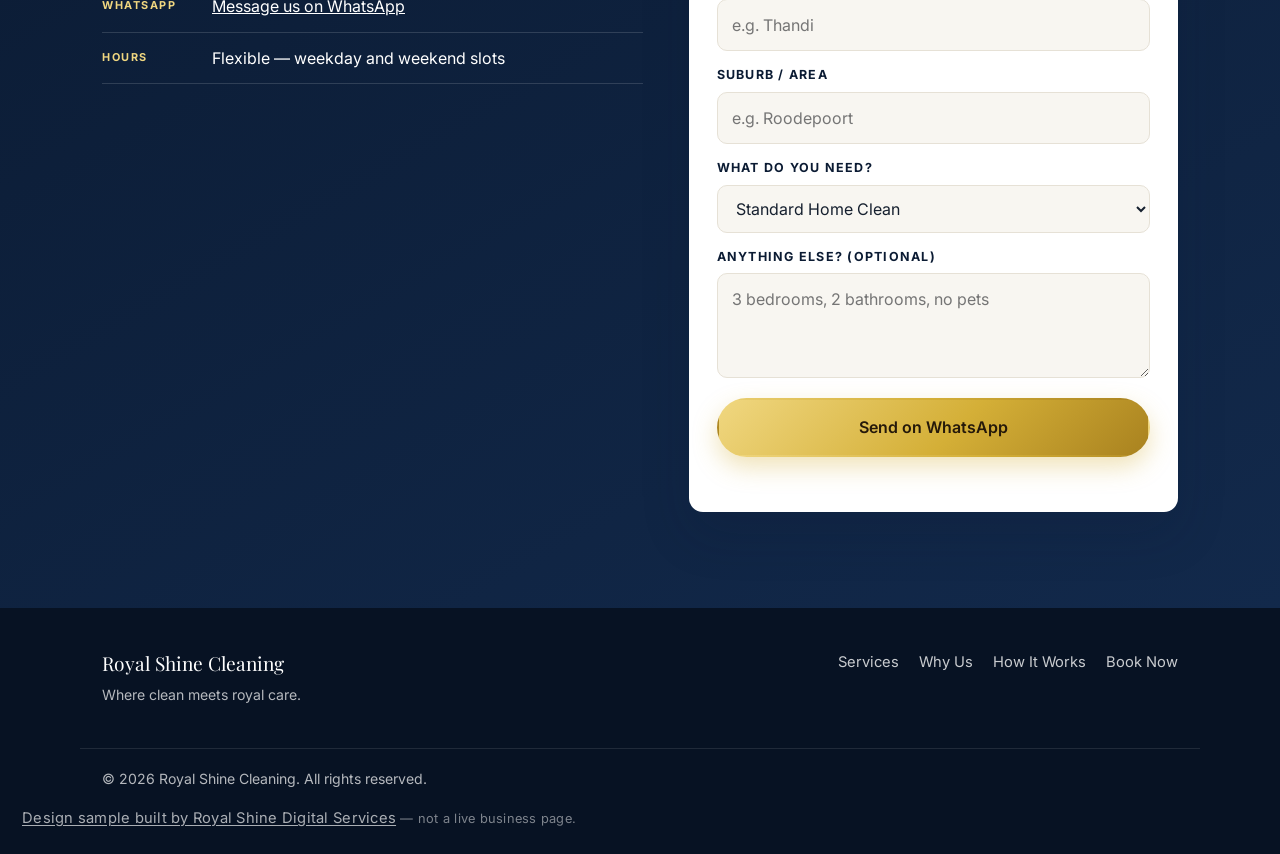
<file: work/royal-shine-cleaning/index.html>
<!DOCTYPE html>
<html lang="en-ZA">
<head>
  <meta charset="UTF-8">
  <meta name="viewport" content="width=device-width, initial-scale=1">
  <title>Royal Shine Cleaning | Home &amp; Office Cleaning Services</title>
  <meta name="description" content="Royal Shine Cleaning — professional home and office cleaning. Reliable, insured cleaners, flexible scheduling and a spotless finish. Book on WhatsApp.">
  <link rel="icon" href="assets/favicon.svg" type="image/svg+xml">
  <link rel="preconnect" href="https://fonts.googleapis.com">
  <link rel="preconnect" href="https://fonts.gstatic.com" crossorigin>
  <link href="https://fonts.googleapis.com/css2?family=Playfair+Display:wght@600;700&family=Inter:wght@400;500;600;700&display=swap" rel="stylesheet">
  <link rel="stylesheet" href="styles.css">
</head>
<body>
  <a class="skip-link" href="#main">Skip to content</a>

  <!-- ===== HEADER ===== -->
  <header class="site-header" id="top">
    <div class="wrap header-inner">
      <a class="brand" href="#top" aria-label="Royal Shine Cleaning home">
        <span class="brand-mark" aria-hidden="true">
          <svg viewBox="0 0 48 48" role="img" focusable="false">
            <path d="M9 33 6 15l10 7 8-12 8 12 10-7-3 18z" fill="url(#goldGrad)"/>
            <rect x="9" y="35" width="30" height="4" rx="2" fill="url(#goldGrad)"/>
            <path d="M38 9.5l.9 2.6 2.6.9-2.6.9-.9 2.6-.9-2.6-2.6-.9 2.6-.9z" fill="url(#goldGrad)"/>
            <defs>
              <linearGradient id="goldGrad" x1="0" y1="0" x2="1" y2="1">
                <stop offset="0%" stop-color="#F0D780"/>
                <stop offset="55%" stop-color="#D4AF37"/>
                <stop offset="100%" stop-color="#A9821F"/>
              </linearGradient>
            </defs>
          </svg>
        </span>
        <span class="brand-text">
          <strong>Royal Shine</strong>
          <small>Cleaning Services</small>
        </span>
      </a>

      <button class="nav-toggle" type="button" aria-expanded="false" aria-controls="primary-nav" aria-label="Open menu">
        <span></span><span></span><span></span>
      </button>

      <nav class="primary-nav" id="primary-nav" aria-label="Primary">
        <ul>
          <li><a href="#services">Services</a></li>
          <li><a href="#why">Why Us</a></li>
          <li><a href="#process">How It Works</a></li>
          <li><a href="#areas">Areas</a></li>
          <li><a class="nav-cta" href="#book">Book Now</a></li>
        </ul>
      </nav>
    </div>
  </header>

  <main id="main">

    <!-- ===== HERO ===== -->
    <section class="hero">
      <div class="wrap hero-inner">
        <p class="eyebrow">Home &amp; Office Cleaning</p>
        <h1>A spotless home, <span class="gold">fit for royalty</span>.</h1>
        <p class="lead">
          Royal Shine Cleaning brings hotel-standard cleaning into your home or workplace —
          reliable, insured cleaners, flexible times, and a finish we are proud to put our crown on.
        </p>
        <div class="hero-actions">
          <a class="btn btn-gold" data-placeholder="whatsapp" href="#book">Book on WhatsApp</a>
          <a class="btn btn-ghost" href="#services">See our services</a>
        </div>
        <p class="hero-note">Free, no-obligation quote — usually answered the same day.</p>
      </div>

      <ul class="trust-strip wrap">
        <li><span aria-hidden="true">✔</span> Vetted &amp; insured cleaners</li>
        <li><span aria-hidden="true">✔</span> Eco-friendly products on request</li>
        <li><span aria-hidden="true">✔</span> Weekend &amp; after-hours slots</li>
        <li><span aria-hidden="true">✔</span> Satisfaction guarantee</li>
      </ul>
    </section>

    <!-- ===== SERVICES ===== -->
    <section class="section" id="services">
      <div class="wrap">
        <p class="kicker">01 / What we do</p>
        <h2>Cleaning services</h2>
        <p class="section-lead">
          Pick a one-off clean or a regular slot — weekly, fortnightly or monthly.
        </p>

        <div class="card-grid">
          <article class="card">
            <h3>Standard Home Clean</h3>
            <p>Dusting, floors, kitchen and bathrooms, surfaces and rubbish removal — the reliable reset your home needs.</p>
            <p class="price">Enquire for a quote</p>
          </article>

          <article class="card">
            <h3>Deep Clean</h3>
            <p>Everything in a standard clean plus skirting boards, window frames, inside cupboards, grout and appliances.</p>
            <p class="price">Enquire for a quote</p>
          </article>

          <article class="card">
            <h3>Move-In / Move-Out</h3>
            <p>A full property refresh between tenants — ready for the new owners, the agent's photos or your first night in.</p>
            <p class="price">Ask for a quote</p>
          </article>

          <article class="card">
            <h3>Office &amp; Commercial</h3>
            <p>Desks, kitchens, bathrooms and floors for small offices, salons and studios. Daily, weekly or once-off.</p>
            <p class="price">Ask for a quote</p>
          </article>

          <article class="card">
            <h3>Windows &amp; Glass</h3>
            <p>Interior and exterior glass, mirrors, sliding doors and shower screens — streak-free, with a proper squeegee finish.</p>
            <p class="price">Enquire for a quote</p>
          </article>

          <article class="card">
            <h3>Carpets &amp; Upholstery</h3>
            <p>Deep carpet and couch cleaning that lifts spots, pet hair and odours. Dries fast, smells fresh.</p>
            <p class="price">Enquire for a quote</p>
          </article>
        </div>

        <p class="note">
          Prices depend on the size of the property and how much elbow grease it needs.
          Send us a quick photo on WhatsApp and we will quote you properly.
        </p>
      </div>
    </section>

    <!-- ===== WHY US ===== -->
    <section class="section section-alt" id="why">
      <div class="wrap">
        <p class="kicker">02 / Why Royal Shine</p>
        <h2>Cleaning you can stop worrying about</h2>

        <div class="feature-grid">
          <article class="feature">
            <h3>Trusted people, in your space</h3>
            <p>Every cleaner is interviewed, reference-checked and works to a written checklist. You always know who is coming.</p>
          </article>
          <article class="feature">
            <h3>Detail is the whole job</h3>
            <p>Skirting boards, light switches, tap bases, behind the toilet. The parts other cleaners skip are the parts we check.</p>
          </article>
          <article class="feature">
            <h3>Honest, upfront pricing</h3>
            <p>You get a fixed quote before we start. No surprise extras, no "oh, that took longer than we thought".</p>
          </article>
          <article class="feature">
            <h3>Your schedule, your key</h3>
            <p>Early mornings, evenings, weekends. Leave a key or be there — whatever feels comfortable for you.</p>
          </article>
        </div>
      </div>
    </section>

    <!-- ===== PROCESS ===== -->
    <section class="section" id="process">
      <div class="wrap">
        <p class="kicker">03 / How it works</p>
        <h2>Four easy steps</h2>

        <ol class="steps">
          <li>
            <span class="step-num">1</span>
            <div>
              <h3>Send us your details</h3>
              <p>A WhatsApp message with your suburb, how many rooms and what needs cleaning.</p>
            </div>
          </li>
          <li>
            <span class="step-num">2</span>
            <div>
              <h3>Get your quote</h3>
              <p>We reply with a fixed price and the next available day.</p>
            </div>
          </li>
          <li>
            <span class="step-num">3</span>
            <div>
              <h3>We clean</h3>
              <p>Our team arrives on time with everything needed and works through the checklist.</p>
            </div>
          </li>
          <li>
            <span class="step-num">4</span>
            <div>
              <h3>You inspect</h3>
              <p>Walk through it. Anything not to standard is re-done — that is the guarantee.</p>
            </div>
          </li>
        </ol>
      </div>
    </section>

    <!-- ===== AREAS ===== -->
    <section class="section section-alt" id="areas">
      <div class="wrap">
        <p class="kicker">04 / Where we work</p>
        <h2>Areas we service</h2>
        <p class="section-lead">Tell us your area and we will confirm availability the same day.</p>
        <p class="note">
          Not on the list? Message us anyway — we often travel further for a full-day booking.
        </p>
      </div>
    </section>

    <!-- ===== REVIEWS (hidden until real reviews exist) ===== -->
    <!--
    <section class="section" id="reviews">
      <div class="wrap">
        <p class="kicker">05 / Reviews</p>
        <h2>What clients say</h2>
        <p class="note">Only real, permission-given reviews go here.</p>
      </div>
    </section>
    -->

    <!-- ===== BOOK / CONTACT ===== -->
    <section class="section section-navy" id="book">
      <div class="wrap book-inner">
        <div>
          <p class="kicker kicker-light">05 / Book now</p>
          <h2 class="light">Ready for a Royal Shine?</h2>
          <p class="section-lead light">
            Send us a message with your suburb and what you need cleaned, and we will come back
            with a fixed quote.
          </p>

          <ul class="contact-list">
            <li>
              <span class="label">WhatsApp</span>
              <a href="#book">Message us on WhatsApp</a>
            </li>
            
            
            <li>
              <span class="label">Hours</span>
              <span>Flexible — weekday and weekend slots</span>
            </li>
          </ul>
        </div>

        <aside class="book-card">
          <h3>Quick quote request</h3>
          <p class="small">
            Fill this in and press send — it opens WhatsApp with your details already written out.
            (This needs your WhatsApp number connected before it works.)
          </p>
          <form id="quote-form">
            <label for="q-name">Your name</label>
            <input id="q-name" name="name" type="text" placeholder="e.g. Thandi" required>

            <label for="q-suburb">Suburb / area</label>
            <input id="q-suburb" name="suburb" type="text" placeholder="e.g. Roodepoort" required>

            <label for="q-service">What do you need?</label>
            <select id="q-service" name="service">
              <option>Standard Home Clean</option>
              <option>Deep Clean</option>
              <option>Move-In / Move-Out</option>
              <option>Office &amp; Commercial</option>
              <option>Windows &amp; Glass</option>
              <option>Carpets &amp; Upholstery</option>
            </select>

            <label for="q-notes">Anything else? (optional)</label>
            <textarea id="q-notes" name="notes" rows="3" placeholder="3 bedrooms, 2 bathrooms, no pets"></textarea>

            <button class="btn btn-gold btn-full" type="submit">Send on WhatsApp</button>
            <p class="form-status small" id="form-status" role="status"></p>
          </form>
        </aside>
      </div>
    </section>
  </main>

  <!-- ===== FOOTER ===== -->
  <footer class="site-footer">
    <div class="wrap footer-inner">
      <div>
        <p class="footer-brand">Royal Shine Cleaning</p>
        <p class="small">Where clean meets royal care.</p>
      </div>
      <nav aria-label="Footer">
        <ul>
          <li><a href="#services">Services</a></li>
          <li><a href="#why">Why Us</a></li>
          <li><a href="#process">How It Works</a></li>
          <li><a href="#book">Book Now</a></li>
        </ul>
      </nav>
    </div>
    <p class="wrap copyright small">
      &copy; <span id="year">2026</span> Royal Shine Cleaning. All rights reserved.
    </p>
    <p class="wrap sample-credit small">
      <a href="../">Design sample built by Royal Shine Digital Services</a> — not a live business page.
    </p>
  </footer>

  <script src="script.js"></script>
</body>
</html>
</file>
<file: styles.css>
/* =========================================================
   Royal Shine Digital Services — portfolio page
   Dark, gold-accented, clean. No script fonts on purpose:
   the page has to read like a developer made it.
   ========================================================= */

:root {
  --bg: #0b0b10;
  --bg-2: #12121b;
  --bg-3: #171722;
  --gold: #d4af37;
  --gold-light: #f0d780;
  --gold-dark: #a9821f;
  --ink: #f4f1ea;
  --muted: #a9a4b3;
  --line: rgba(255, 255, 255, .12);
  --radius: 16px;
  --shadow: 0 16px 40px rgba(0, 0, 0, .45);
  --wrap: 1160px;
}

* { box-sizing: border-box; }
html { scroll-behavior: smooth; }

body {
  margin: 0;
  background: var(--bg);
  color: var(--ink);
  font-family: "Jost", system-ui, -apple-system, "Segoe UI", sans-serif;
  font-size: 1.03rem;
  line-height: 1.7;
  -webkit-font-smoothing: antialiased;
}

h1, h2, h3 { font-family: "Playfair Display", Georgia, serif; font-weight: 600; line-height: 1.15; margin: 0 0 .6rem; }
h1 { font-size: clamp(2.3rem, 5.6vw, 3.8rem); }
h2 { font-size: clamp(1.7rem, 3.6vw, 2.5rem); }
h3 { font-size: 1.24rem; }
em { font-style: italic; color: var(--gold); }
p { margin: 0 0 1rem; }
a { color: var(--gold-light); }

.wrap { width: 100%; max-width: var(--wrap); margin-inline: auto; padding-inline: 22px; }
.small { font-size: .9rem; }
.on-dark { color: var(--ink); }

.sr-only { position: absolute; width: 1px; height: 1px; padding: 0; margin: -1px; overflow: hidden; clip: rect(0 0 0 0); white-space: nowrap; border: 0; }
.skip-link { position: absolute; left: -9999px; top: 0; z-index: 200; background: var(--gold); color: #1a1408; padding: 12px 18px; font-weight: 600; }
.skip-link:focus { left: 8px; top: 8px; }

/* ---------- Buttons ---------- */
.button {
  display: inline-block; font: inherit; font-weight: 500;
  padding: 15px 30px; border-radius: 999px; border: 1.5px solid transparent;
  text-decoration: none; cursor: pointer;
  transition: transform .16s ease, box-shadow .16s ease, background .16s ease, border-color .16s ease;
}
.button:hover { transform: translateY(-2px); }
.button-gold { background: linear-gradient(135deg, var(--gold-light), var(--gold) 55%, var(--gold-dark)); color: #241a06; box-shadow: 0 14px 30px rgba(212, 175, 55, .26); }
.button-gold:hover { box-shadow: 0 18px 38px rgba(212, 175, 55, .38); }
.button-quiet { border-color: var(--line); color: var(--ink); background: rgba(255, 255, 255, .04); }
.button-quiet:hover { border-color: var(--gold); background: rgba(212, 175, 55, .1); }
.button-full { width: 100%; }

/* ---------- Header ---------- */
.site-header {
  position: sticky; top: 0; z-index: 100;
  background: rgba(11, 11, 16, .9);
  backdrop-filter: blur(12px);
  border-bottom: 1px solid var(--line);
}
.header-inner { display: flex; align-items: center; justify-content: space-between; gap: 18px; padding-block: 13px; }
.brand { display: inline-flex; align-items: center; gap: 12px; text-decoration: none; }
.brand-mark svg { width: 40px; height: 40px; display: block; }
.brand-name { font-size: 1rem; font-weight: 600; letter-spacing: .22em; color: var(--ink); white-space: nowrap; }
.brand-name span { display: block; font-size: .63rem; letter-spacing: .3em; color: var(--gold); }

.main-nav ul { display: flex; align-items: center; gap: 28px; list-style: none; margin: 0; padding: 0; }
.main-nav a { color: var(--ink); text-decoration: none; font-size: .96rem; border-bottom: 1.5px solid transparent; padding-bottom: 3px; }
.main-nav a:hover { border-color: var(--gold); }
.main-nav .nav-cta { background: var(--gold); color: #1a1408; padding: 10px 22px; border-radius: 999px; border-bottom: none; font-weight: 600; }
.main-nav .nav-cta:hover { background: var(--gold-light); }

.menu-toggle { display: none; width: 46px; height: 42px; border: 1px solid var(--line); border-radius: 12px; background: rgba(255,255,255,.04); cursor: pointer; padding: 10px; flex-direction: column; justify-content: space-between; }
.menu-toggle .bar { display: block; height: 2px; background: var(--gold); border-radius: 2px; }

/* ---------- Hero ---------- */
.hero {
  background:
    radial-gradient(1000px 460px at 80% -10%, rgba(212, 175, 55, .16), transparent 62%),
    linear-gradient(180deg, var(--bg-2), var(--bg));
  padding: clamp(58px, 8vw, 108px) 0 clamp(44px, 6vw, 72px);
  border-bottom: 1px solid var(--line);
}
.hero-inner { max-width: 880px; }
.eyebrow { text-transform: uppercase; letter-spacing: .32em; font-size: .73rem; font-weight: 500; color: var(--gold); margin-bottom: 1rem; }
.lead { font-size: clamp(1.04rem, 1.6vw, 1.17rem); color: var(--muted); max-width: 660px; }
.hero-actions { display: flex; flex-wrap: wrap; gap: 14px; margin-top: 1.8rem; }
.hero-status { margin: .9rem 0 0; min-height: 1.2em; color: var(--gold-light); }

.chips { display: flex; flex-wrap: wrap; gap: 10px; list-style: none; margin: 2rem 0 0; padding: 0; }
.chips li {
  font-size: .85rem; color: var(--ink);
  border: 1px solid var(--line); border-radius: 999px;
  padding: 7px 16px; background: rgba(255, 255, 255, .03);
}

/* ---------- Sections ---------- */
.section { padding: clamp(58px, 7vw, 96px) 0; }
.section-tint { background: var(--bg-2); border-top: 1px solid var(--line); border-bottom: 1px solid var(--line); }
.section-dark { background: linear-gradient(150deg, var(--bg-2), #0a0a0e); border-top: 1px solid var(--line); }

.kicker { text-transform: uppercase; letter-spacing: .28em; font-size: .72rem; font-weight: 600; color: var(--gold); margin-bottom: .6rem; }
.section-lead { color: var(--muted); max-width: 680px; }
.note { color: var(--muted); font-size: .93rem; max-width: 760px; margin-top: 1.8rem; }

/* ---------- Work ---------- */
.work-grid { display: grid; grid-template-columns: repeat(2, 1fr); gap: 24px; margin-top: 2.6rem; }

/* what costs you nothing */
.free-strip {
  margin-top: 2.6rem; padding: 26px 24px 22px;
  border: 1px solid rgba(212, 175, 55, .45); border-radius: var(--radius);
  background: linear-gradient(160deg, var(--bg-3), #1d1a12);
}
.free-strip h3 { margin: 0 0 1rem; font-size: 1.05rem; letter-spacing: .04em; text-transform: uppercase; color: var(--gold); font-family: "Jost", sans-serif; font-weight: 600; }
.free-list { list-style: none; margin: 0; padding: 0; display: grid; grid-template-columns: repeat(3, 1fr); gap: 22px; }
.free-list li { display: flex; gap: 12px; align-items: flex-start; }
.free-list b { font-size: 1.5rem; color: var(--gold); line-height: 1.1; flex: none; font-family: "Jost", sans-serif; }
.free-list span { font-size: .93rem; color: var(--muted); }
.free-list strong { color: var(--ink); font-weight: 600; }
.free-strip .note { margin-top: 1.4rem; max-width: 100%; border-top: 1px solid var(--line); padding-top: 1.1rem; }
.work-card {
  background: var(--bg-3); border: 1px solid var(--line); border-radius: var(--radius);
  padding: 20px; box-shadow: var(--shadow); display: flex; flex-direction: column;
  transition: transform .18s ease, border-color .18s ease;
}
.work-card:hover { transform: translateY(-4px); border-color: rgba(212, 175, 55, .5); }
.work-shot { position: relative; display: block; border-radius: 12px; overflow: hidden; border: 1px solid var(--line); }
.work-shot img { display: block; width: 100%; height: auto; }
.work-tag {
  position: absolute; top: 12px; left: 12px;
  font-size: .7rem; font-weight: 600; letter-spacing: .14em; text-transform: uppercase;
  background: rgba(11, 11, 16, .86); color: var(--ink);
  border: 1px solid var(--line); border-radius: 999px; padding: 6px 13px;
}
.work-tag-live { background: var(--gold); color: #1a1408; border-color: transparent; }
.work-card h3 { margin: 1.1rem 0 .2rem; }
.work-kind { font-size: .84rem; color: var(--gold); letter-spacing: .06em; text-transform: uppercase; margin-bottom: .9rem; }
.work-list { list-style: none; margin: 0 0 1.2rem; padding: 0; }
.work-list li { position: relative; padding-left: 20px; font-size: .93rem; color: var(--muted); margin-bottom: .35rem; }
.work-list li::before { content: "·"; position: absolute; left: 6px; color: var(--gold); font-weight: 700; }
.text-link { margin-top: auto; font-weight: 500; text-decoration: none; border-bottom: 1px solid rgba(212, 175, 55, .45); padding-bottom: 2px; align-self: flex-start; }
.text-link:hover { border-color: var(--gold); }

/* ---------- Mobile proof ---------- */
.mobile-inner { display: grid; grid-template-columns: 1.15fr .85fr; gap: 54px; align-items: center; }
.check-list { list-style: none; margin: 1.6rem 0 0; padding: 0; }
.check-list li { position: relative; padding-left: 28px; margin-bottom: .6rem; color: var(--ink); font-size: .97rem; }
.check-list li::before { content: "✓"; position: absolute; left: 0; color: var(--gold); font-weight: 700; }
.check-list-cols { display: grid; grid-template-columns: repeat(2, 1fr); gap: 0 30px; }

.phone-frame {
  margin: 0; justify-self: center; max-width: 300px;
  border: 10px solid #05050a; border-radius: 34px;
  box-shadow: 0 30px 60px rgba(0, 0, 0, .55), 0 0 0 1px var(--line);
  overflow: hidden; background: #05050a;
}
.phone-frame img { display: block; width: 100%; height: auto; }

/* ---------- Packages ---------- */
.price-grid { display: grid; grid-template-columns: repeat(4, 1fr); gap: 18px; margin-top: 2.4rem; }
.price-card {
  background: var(--bg-3); border: 1px solid var(--line); border-radius: var(--radius);
  padding: 24px 22px; display: flex; flex-direction: column;
}
.price-card h3 { font-size: 1.05rem; letter-spacing: .04em; text-transform: uppercase; color: var(--muted); font-family: "Jost", sans-serif; font-weight: 600; }
.amount { font-family: "Playfair Display", Georgia, serif; font-size: 2.2rem; color: var(--gold); margin: .2rem 0 .6rem; line-height: 1; }
.price-for { font-size: .92rem; color: var(--muted); margin: 0; }
.price-card-feature { border-color: rgba(212, 175, 55, .55); background: linear-gradient(160deg, var(--bg-3), #1d1a12); }

.includes { margin-top: 3rem; padding-top: 2.4rem; border-top: 1px solid var(--line); }
.includes h3 { margin-bottom: .4rem; }

/* ---------- Contact ---------- */
.contact-inner { display: grid; grid-template-columns: 1fr .9fr; gap: 50px; align-items: start; }
.quote-card { background: var(--bg-3); border: 1px solid var(--line); border-radius: var(--radius); padding: 30px; box-shadow: var(--shadow); }
.quote-card h3 { margin-bottom: .3rem; }
.quote-card .small { color: var(--muted); }
.quote-card form { display: grid; gap: 6px; margin-top: 1.1rem; }
.quote-card label { font-size: .76rem; font-weight: 600; letter-spacing: .12em; text-transform: uppercase; color: var(--gold); margin-top: 10px; }
.quote-card input, .quote-card select, .quote-card textarea {
  font: inherit; padding: 13px 15px; border-radius: 12px;
  border: 1px solid var(--line); background: rgba(255, 255, 255, .05); color: var(--ink);
}
.quote-card input::placeholder, .quote-card textarea::placeholder { color: rgba(255, 255, 255, .35); }
.quote-card input:focus, .quote-card select:focus, .quote-card textarea:focus {
  outline: none; border-color: var(--gold); box-shadow: 0 0 0 3px rgba(212, 175, 55, .22);
}
.quote-card button { margin-top: 16px; }
.form-status { margin: 4px 0 0; min-height: 1.2em; color: var(--gold-light); }

/* ---------- Footer ---------- */
.site-footer { background: #07070b; border-top: 1px solid var(--line); padding: 40px 0 26px; }
.footer-inner { display: flex; justify-content: space-between; gap: 26px; flex-wrap: wrap; align-items: center; }
.footer-brand .brand-name { color: var(--ink); }
.footer-brand .brand-name span { color: var(--gold); }
.site-footer nav ul { display: flex; flex-wrap: wrap; gap: 22px; list-style: none; margin: 0; padding: 0; }
.site-footer a { color: var(--muted); text-decoration: none; }
.site-footer a:hover { color: var(--gold-light); }
.copyright { margin-top: 26px; padding-top: 18px; border-top: 1px solid var(--line); color: var(--muted); }

/* =========================================================
   Responsive
   ========================================================= */
@media (max-width: 1020px) {
  .work-grid { grid-template-columns: repeat(2, 1fr); }
  .price-grid { grid-template-columns: repeat(2, 1fr); }
  .mobile-inner, .contact-inner { grid-template-columns: 1fr; gap: 38px; }
  .phone-frame { justify-self: start; }
}

@media (max-width: 760px) {
  .menu-toggle { display: flex; }
  .main-nav {
    position: absolute; left: 0; right: 0; top: 100%;
    background: var(--bg-2); border-bottom: 1px solid var(--line);
    box-shadow: var(--shadow); display: none; padding: 12px 22px 22px;
  }
  .main-nav.is-open { display: block; }
  .main-nav ul { flex-direction: column; align-items: stretch; gap: 2px; }
  .main-nav a { display: block; padding: 13px 2px; border-bottom: 1px solid var(--line); }
  .main-nav .nav-cta { text-align: center; margin-top: 14px; border-bottom: none; }

  .work-grid, .price-grid, .check-list-cols, .free-list { grid-template-columns: 1fr; }
  .hero-actions .button { width: 100%; text-align: center; }
  .footer-inner { flex-direction: column; align-items: flex-start; }
}

section[id], main { scroll-margin-top: 86px; }
</file>
<file: work/beauty-blossom-studio/styles.css>
/* =========================================================
   Beauty Blossom Studio — styles
   Palette: deep plum (grounding) + blossom rose (warmth)
            + soft cream (calm) + a touch of gold
   Distinct from the Lioness palette on purpose.
   ========================================================= */

:root {
  --plum: #35172e;
  --plum-soft: #4b2242;
  --rose: #d47f9c;
  --rose-deep: #b25a78;
  --rose-pale: #f6e2e8;
  --gold: #c9a227;
  --cream: #fdf7f5;
  --white: #ffffff;
  --ink: #2a1e28;
  --ink-soft: #6b5c66;
  --line: #eadddf;
  --radius: 16px;
  --shadow: 0 12px 30px rgba(53, 23, 46, .07);
  --shadow-lg: 0 24px 55px rgba(53, 23, 46, .14);
  --wrap: 1140px;
}

* { box-sizing: border-box; }
html { scroll-behavior: smooth; }

body {
  margin: 0;
  background: var(--white);
  color: var(--ink);
  font-family: "Jost", system-ui, -apple-system, "Segoe UI", sans-serif;
  font-size: 1.02rem;
  line-height: 1.7;
  -webkit-font-smoothing: antialiased;
}

h1, h2, h3 {
  font-family: "Cormorant Garamond", Georgia, serif;
  font-weight: 600;
  line-height: 1.14;
  margin: 0 0 .6rem;
  letter-spacing: -.005em;
}
h1 { font-size: clamp(2.4rem, 6vw, 4rem); }
h2 { font-size: clamp(1.8rem, 3.8vw, 2.7rem); }
h3 { font-size: 1.32rem; }
em { font-style: italic; color: var(--rose-deep); }
p { margin: 0 0 1rem; }
a { color: var(--plum); }

.wrap { width: 100%; max-width: var(--wrap); margin-inline: auto; padding-inline: 22px; }
.small { font-size: .9rem; }
.on-dark { color: var(--white); }

.sr-only {
  position: absolute; width: 1px; height: 1px; padding: 0; margin: -1px;
  overflow: hidden; clip: rect(0 0 0 0); white-space: nowrap; border: 0;
}

.skip-link {
  position: absolute; left: -9999px; top: 0; z-index: 200;
  background: var(--plum); color: var(--white); padding: 12px 18px;
}
.skip-link:focus { left: 8px; top: 8px; }

/* Text that still needs the owner's real information.
   Delete the class once the real value is in place. */
.placeholder {
  background: var(--rose-pale);
  border-bottom: 2px dotted var(--rose-deep);
  padding: 1px 5px;
  border-radius: 4px;
}

/* ---------- Buttons ---------- */
.button {
  display: inline-block;
  font: inherit; font-weight: 500; letter-spacing: .01em;
  padding: 14px 28px; border-radius: 999px;
  border: 1.5px solid transparent;
  text-decoration: none; cursor: pointer;
  transition: transform .16s ease, box-shadow .16s ease, background .16s ease;
}
.button:hover { transform: translateY(-2px); }
.button-primary {
  background: var(--plum); color: var(--white);
  box-shadow: 0 12px 26px rgba(53, 23, 46, .26);
}
.button-primary:hover { background: var(--plum-soft); box-shadow: 0 16px 34px rgba(53, 23, 46, .34); }
.button-quiet {
  border-color: rgba(53, 23, 46, .2); color: var(--plum); background: rgba(255, 255, 255, .7);
}
.button-quiet:hover { background: var(--white); }
.button-full { width: 100%; }

/* ---------- Header ---------- */
.site-header {
  position: sticky; top: 0; z-index: 100;
  background: rgba(253, 247, 245, .93);
  backdrop-filter: blur(10px);
  border-bottom: 1px solid var(--line);
}
.header-inner {
  display: flex; align-items: center; justify-content: space-between;
  gap: 18px; padding-block: 14px;
}
.brand { display: inline-flex; align-items: center; gap: 12px; text-decoration: none; }
.brand-mark { color: var(--rose-deep); display: inline-flex; }
.brand-mark svg { width: 42px; height: 42px; display: block; }
.brand-name {
  font-family: "Jost", sans-serif;
  font-size: 1.02rem; font-weight: 600;
  letter-spacing: .22em; color: var(--plum);
  white-space: nowrap;
}
.brand-name span { display: block; font-size: .66rem; letter-spacing: .3em; color: var(--rose-deep); }

.main-nav ul {
  display: flex; align-items: center; gap: 28px;
  list-style: none; margin: 0; padding: 0;
}
.main-nav a {
  text-decoration: none; font-size: .97rem; color: var(--ink);
  border-bottom: 1.5px solid transparent; padding-bottom: 3px;
}
.main-nav a:hover { border-color: var(--rose); }
.main-nav .nav-cta {
  background: var(--plum); color: var(--white);
  padding: 10px 22px; border-radius: 999px; border-bottom: none;
}
.main-nav .nav-cta:hover { background: var(--plum-soft); }

.menu-toggle {
  display: none; width: 46px; height: 42px;
  border: 1px solid var(--line); border-radius: 12px; background: var(--white);
  cursor: pointer; padding: 10px; flex-direction: column; justify-content: space-between;
}
.menu-toggle .bar { display: block; height: 2px; background: var(--plum); border-radius: 2px; }

/* ---------- Hero ---------- */
.hero {
  background:
    radial-gradient(1000px 420px at 78% -8%, rgba(212, 127, 156, .26), transparent 60%),
    linear-gradient(180deg, var(--cream), var(--white) 80%);
  padding: clamp(56px, 8vw, 104px) 0 clamp(40px, 5vw, 64px);
}
.hero-inner { max-width: 840px; }
.eyebrow {
  text-transform: uppercase; letter-spacing: .32em;
  font-size: .74rem; font-weight: 500; color: var(--rose-deep); margin-bottom: 1rem;
}
.lead { font-size: clamp(1.05rem, 1.7vw, 1.2rem); color: var(--ink-soft); max-width: 620px; }
.hero-actions { display: flex; flex-wrap: wrap; gap: 14px; margin-top: 1.8rem; }
.hero-note { margin-top: 1.1rem; font-size: .9rem; color: var(--ink-soft); }

/* ---------- Facts ---------- */
.facts {
  display: grid; grid-template-columns: repeat(4, 1fr); gap: 16px;
  list-style: none; margin: 0 auto; padding: 26px 22px;
  border-top: 1px solid var(--line); border-bottom: 1px solid var(--line);
  background: var(--cream);
}
.facts li { font-size: .92rem; color: var(--ink-soft); }
.facts strong { display: block; color: var(--plum); font-weight: 600; }

/* ---------- Sections ---------- */
.section { padding: clamp(60px, 8vw, 100px) 0; }
.section-tint { background: var(--cream); }
.section-dark { background: linear-gradient(150deg, var(--plum), var(--plum-soft)); color: var(--white); }
.section-dark h2, .section-dark h3 { color: var(--white); }
.section-dark em { color: var(--rose-pale); }
.section-dark p { color: rgba(255, 255, 255, .84); }

.kicker {
  text-transform: uppercase; letter-spacing: .28em;
  font-size: .72rem; font-weight: 600; color: var(--rose-deep); margin-bottom: .6rem;
}
.kicker-light { color: var(--rose); }
.section-lead { color: var(--ink-soft); max-width: 640px; }
.note { font-size: .92rem; color: var(--ink-soft); max-width: 680px; margin-top: 1.6rem; }

/* ---------- Menu cards ---------- */
.menu-grid {
  display: grid; grid-template-columns: repeat(3, 1fr); gap: 20px; margin-top: 2.4rem;
}
.menu-card {
  background: var(--white); border: 1px solid var(--line);
  border-radius: var(--radius); padding: 28px 26px; box-shadow: var(--shadow);
  transition: transform .18s ease, box-shadow .18s ease, border-color .18s ease;
}
.menu-card:hover {
  transform: translateY(-4px); box-shadow: var(--shadow-lg); border-color: var(--rose);
}
.menu-card h3 { color: var(--plum); }
.menu-card p { font-size: .95rem; color: var(--ink-soft); }
.menu-card .price { margin: 0; font-weight: 500; color: var(--plum); }
.menu-card-highlight { background: linear-gradient(160deg, var(--cream), var(--rose-pale)); }

/* ---------- Work grid ---------- */
.work-grid {
  display: grid; grid-template-columns: repeat(4, 1fr); gap: 16px; margin-top: 2.4rem;
}
.work-tile {
  margin: 0; aspect-ratio: 3 / 4; border-radius: var(--radius);
  display: grid; place-items: center; overflow: hidden;
}
.placeholder-tile {
  background: repeating-linear-gradient(45deg, var(--white), var(--white) 12px, var(--rose-pale) 12px, var(--rose-pale) 24px);
  border: 1.5px dashed var(--rose);
}
.placeholder-tile span {
  font-size: .86rem; font-weight: 500; color: var(--rose-deep);
  background: rgba(255, 255, 255, .92); padding: 8px 14px; border-radius: 999px;
  text-align: center;
}

/* ---------- About ---------- */
.about-inner { display: grid; grid-template-columns: 1.1fr .9fr; gap: 48px; align-items: start; }
.about-list { list-style: none; margin: 0; padding: 0; }
.about-list li {
  display: flex; flex-direction: column; gap: 2px;
  padding: 16px 0; border-bottom: 1px solid var(--line);
}
.about-list strong { font-size: .78rem; text-transform: uppercase; letter-spacing: .18em; color: var(--rose-deep); }
.about-list span { font-size: .96rem; color: var(--ink); }

/* ---------- Booking ---------- */
.booking-inner { display: grid; grid-template-columns: 1.05fr .95fr; gap: 48px; align-items: start; }
.contact-list { list-style: none; margin: 1.8rem 0 0; padding: 0; }
.contact-list li { display: flex; gap: 16px; padding: 14px 0; border-bottom: 1px solid rgba(255, 255, 255, .16); }
.contact-list .label {
  flex: 0 0 90px; font-size: .7rem; text-transform: uppercase; letter-spacing: .18em;
  font-weight: 600; color: var(--rose); padding-top: 5px;
}
.contact-list a { color: var(--white); }

.booking-card {
  background: var(--white); color: var(--ink);
  border-radius: var(--radius); padding: 30px; box-shadow: var(--shadow-lg);
}
.booking-card h3 { color: var(--plum); margin-bottom: .3rem; }
.booking-card .small { color: var(--ink-soft); }
.booking-card form { display: grid; gap: 6px; margin-top: 1.1rem; }
.booking-card label {
  font-size: .76rem; font-weight: 600; text-transform: uppercase;
  letter-spacing: .12em; color: var(--plum); margin-top: 10px;
}
.booking-card input, .booking-card select, .booking-card textarea {
  font: inherit; padding: 13px 15px; border: 1px solid var(--line);
  border-radius: 12px; background: var(--cream); color: var(--ink);
}
.booking-card input:focus, .booking-card select:focus, .booking-card textarea:focus {
  outline: none; border-color: var(--rose); box-shadow: 0 0 0 3px rgba(212, 127, 156, .28);
}
.booking-card button { margin-top: 16px; }
.form-status { margin: 4px 0 0; min-height: 1.2em; color: var(--rose-deep); font-weight: 500; }

/* ---------- Footer ---------- */
.site-footer { background: #241019; color: rgba(255, 255, 255, .72); padding: 42px 0 26px; }
.footer-inner { display: flex; justify-content: space-between; gap: 26px; flex-wrap: wrap; align-items: center; }
.footer-brand .brand-name { color: var(--white); }
.footer-brand .brand-name span { color: var(--rose); }
.site-footer nav ul { display: flex; flex-wrap: wrap; gap: 22px; list-style: none; margin: 0; padding: 0; }
.site-footer a { color: rgba(255, 255, 255, .8); text-decoration: none; font-size: .95rem; }
.site-footer a:hover { color: var(--rose); }
.copyright { margin-top: 28px; padding-top: 18px; border-top: 1px solid rgba(255, 255, 255, .12); }
.sample-credit { margin: 6px 0 0; color: rgba(255, 255, 255, .48); font-size: .8rem; letter-spacing: .02em; }
.sample-credit a { color: rgba(255, 255, 255, .66); text-decoration: underline; text-underline-offset: 2px; }
.sample-credit a:hover { color: var(--rose); }

/* =========================================================
   Responsive
   ========================================================= */
@media (max-width: 1000px) {
  .menu-grid { grid-template-columns: repeat(2, 1fr); }
  .facts { grid-template-columns: repeat(2, 1fr); }
  .about-inner, .booking-inner { grid-template-columns: 1fr; gap: 34px; }
  .work-grid { grid-template-columns: repeat(2, 1fr); }
}

@media (max-width: 760px) {
  .menu-toggle { display: flex; }
  .main-nav {
    position: absolute; left: 0; right: 0; top: 100%;
    background: var(--white); border-bottom: 1px solid var(--line);
    box-shadow: var(--shadow); display: none; padding: 12px 22px 22px;
  }
  .main-nav.is-open { display: block; }
  .main-nav ul { flex-direction: column; align-items: stretch; gap: 2px; }
  .main-nav a { display: block; padding: 13px 2px; border-bottom: 1px solid var(--line); }
  .main-nav a:hover { border-color: var(--line); }
  .main-nav .nav-cta { text-align: center; margin-top: 14px; border-bottom: none; }

  .menu-grid, .work-grid { grid-template-columns: 1fr; }
  .hero-actions .button { width: 100%; text-align: center; }
  .contact-list li { flex-direction: column; gap: 4px; }
  .contact-list .label { flex-basis: auto; padding-top: 0; }
  .footer-inner { flex-direction: column; align-items: flex-start; }
}

section[id], main { scroll-margin-top: 88px; }
</file>
<file: work/lioness-crm/styles.css>
@import url('https://fonts.googleapis.com/css2?family=DM+Sans:wght@400;500;600;700&family=Playfair+Display:ital,wght@0,500;0,600;0,700;1,500&display=swap');

:root{
  --paper:#f7f3ed;
  --cream:#eee5d9;
  --card:#fbf9f6;
  --ink:#24211f;
  --muted:#706963;
  --gold:#ae8151;
  --gold-soft:#c9a679;
  --line:#ddd4c9;
  --dark:#171513;
  --ok:#4f7a5c;
  --warn:#b08234;
  --bad:#a8553f;
  --info:#4a6c8c;
  --serif:'Playfair Display',Georgia,serif;
  --sans:'DM Sans',Arial,sans-serif;
  --shadow:0 1px 2px rgba(36,33,31,.05),0 10px 30px -18px rgba(36,33,31,.28);
}
*{box-sizing:border-box}
html,body{margin:0;padding:0}
body{background:var(--paper);color:var(--ink);font-family:var(--sans);font-size:14px;line-height:1.6;-webkit-font-smoothing:antialiased}
a{color:inherit;text-decoration:none}
button,input,select,textarea{font-family:inherit;font-size:inherit;color:inherit}
.sr-only{position:absolute;width:1px;height:1px;padding:0;margin:-1px;overflow:hidden;clip:rect(0,0,0,0);white-space:nowrap;border:0}
.skip-link{position:absolute;left:-999px;top:8px;background:var(--ink);color:#fff;padding:10px 14px;z-index:60}
.skip-link:focus{left:8px}
:focus-visible{outline:2px solid var(--gold);outline-offset:2px}
svg{width:15px;height:15px;flex:none;vertical-align:-2px}

/* ---------- shell ---------- */
.app{display:grid;grid-template-columns:248px minmax(0,1fr);min-height:100vh}
.scrim{display:none}

.sidebar{background:var(--dark);color:#e8dfd4;display:flex;flex-direction:column;position:sticky;top:0;height:100vh;padding:20px 0 16px}
.sb-brand{display:flex;align-items:center;gap:11px;padding:0 20px 20px;border-bottom:1px solid rgba(255,255,255,.09)}
.sb-brand img{width:44px;height:44px;object-fit:cover;background:var(--dark);border:1px solid var(--gold);display:block}
.sb-brand b{font-size:10px;letter-spacing:.18em;font-weight:700;line-height:1.4;display:block}
.sb-brand span{display:block;font-size:7.5px;letter-spacing:.22em;color:var(--gold-soft);font-weight:500}
.sb-nav{padding:16px 12px;display:flex;flex-direction:column;gap:3px;overflow-y:auto;flex:1}
.sb-nav a{display:flex;align-items:center;gap:11px;padding:10px 12px;border-radius:2px;font-size:12px;color:#c8bfb4;letter-spacing:.02em}
.sb-nav a:hover{background:rgba(255,255,255,.05);color:#fff}
.sb-nav a.is-active{background:rgba(174,129,81,.18);color:#fff;box-shadow:inset 2px 0 0 var(--gold)}
.sb-nav a svg{width:16px;height:16px;flex:none;opacity:.85}
.sb-nav a i{margin-left:auto;font-style:normal;font-size:10px;background:var(--gold);color:var(--dark);font-weight:700;padding:1px 6px;border-radius:20px}
.sb-foot{padding:14px 17px 0;border-top:1px solid rgba(255,255,255,.09);font-size:9px;color:#9a9188;line-height:1.6}
.sb-foot b{color:#e8dfd4;font-size:10px}
.sb-reset{margin-top:9px;background:none;border:1px solid rgba(255,255,255,.18);color:#c8bfb4;font-size:9px;letter-spacing:.1em;padding:6px 9px;cursor:pointer;width:100%}
.sb-reset:hover{border-color:var(--gold);color:#fff}

.main{min-width:0;display:flex;flex-direction:column}
.topbar{height:72px;display:flex;align-items:center;gap:14px;padding:0 28px;border-bottom:1px solid var(--line);background:rgba(247,243,237,.92);backdrop-filter:blur(6px);position:sticky;top:0;z-index:20}
.burger{display:none;width:40px;height:40px;border:1px solid var(--line);background:transparent;cursor:pointer;flex-direction:column;justify-content:center;align-items:center;gap:4px}
.burger span{width:16px;height:1.5px;background:var(--ink);display:block}
.crumb{font-size:9px;letter-spacing:.2em;color:var(--gold);font-weight:700}
.page-title{font:500 25px/1.15 var(--serif);letter-spacing:-.02em;margin:1px 0 0}
.top-search{margin-left:auto;position:relative}
.top-search input{width:270px;padding:9px 12px 9px 34px;border:1px solid var(--line);background:var(--card);font-size:12px}
.top-search svg{position:absolute;left:11px;top:50%;transform:translateY(-50%);width:14px;height:14px;color:var(--muted)}
.top-user{display:flex;align-items:center;gap:10px;padding-left:16px;border-left:1px solid var(--line)}
.top-user b{font-size:11px;display:block;line-height:1.3}
.top-user span{font-size:9px;color:var(--muted)}
.avatar{width:36px;height:36px;border-radius:50%;background:var(--gold);color:#fff;display:grid;place-items:center;font-size:11px;font-weight:700;letter-spacing:.04em;flex:none}
.avatar.sm{width:28px;height:28px;font-size:9px}
.avatar.lg{width:52px;height:52px;font-size:15px}
.view{padding:26px 28px 70px;max-width:1400px}
.demo-note{background:#f3ead9;border-left:3px solid var(--gold);padding:10px 14px;font-size:11px;color:#5f574e;margin:0 0 20px;display:flex;gap:9px;align-items:center;flex-wrap:wrap}
.demo-note b{color:var(--ink)}

/* ---------- generic ---------- */
.card{background:var(--card);border:1px solid var(--line);box-shadow:var(--shadow)}
.pad{padding:20px 22px}
.sect-head{display:flex;align-items:flex-end;justify-content:space-between;gap:18px;margin:0 0 14px}
.sect-head h2{font:500 21px/1.2 var(--serif);margin:0;letter-spacing:-.01em}
.sect-head p{margin:3px 0 0;font-size:11px;color:var(--muted)}
.grid-4{display:grid;grid-template-columns:repeat(4,minmax(0,1fr));gap:14px}
.grid-2{display:grid;grid-template-columns:1.5fr 1fr;gap:14px;align-items:start}
.grid-2e{display:grid;grid-template-columns:repeat(2,minmax(0,1fr));gap:14px;align-items:start}
.stack{display:flex;flex-direction:column;gap:14px}

.btn{display:inline-flex;align-items:center;gap:8px;border:1px solid var(--ink);background:var(--ink);color:#fff;padding:9px 14px;font-size:11px;letter-spacing:.03em;cursor:pointer}
.btn:hover{background:var(--gold);border-color:var(--gold)}
.btn.ghost{background:transparent;color:var(--ink);border-color:var(--line)}
.btn.ghost:hover{border-color:var(--gold);color:var(--gold);background:transparent}
.btn.sm{padding:6px 10px;font-size:10px}
.btn.icon{padding:7px;background:transparent;border-color:transparent;color:var(--muted)}
.btn.icon:hover{color:var(--gold);background:rgba(174,129,81,.08)}
.btn.danger:hover{border-color:var(--bad);color:var(--bad);background:transparent}

.kpi{background:var(--card);border:1px solid var(--line);padding:17px 18px;position:relative;overflow:hidden;box-shadow:var(--shadow)}
.kpi span.lbl{font-size:9px;letter-spacing:.17em;font-weight:700;color:var(--gold);display:block;text-transform:uppercase}
.kpi b.num{font:600 32px/1.1 var(--serif);display:block;margin:9px 0 2px;letter-spacing:-.02em}
.kpi small{font-size:10px;color:var(--muted)}
.kpi small em{font-style:normal;color:var(--ok);font-weight:600}
.kpi small em.down{color:var(--bad)}
.kpi .spark{position:absolute;right:-6px;bottom:-4px;width:96px;height:44px;color:#ae815122}

table{width:100%;border-collapse:collapse}
th{font-size:8.5px;letter-spacing:.16em;text-transform:uppercase;color:var(--muted);text-align:left;padding:0 14px 9px;border-bottom:1px solid var(--line);font-weight:700;white-space:nowrap}
td{padding:12px 14px;border-bottom:1px solid #e7e0d6;font-size:12px;vertical-align:middle}
tbody tr:last-child td{border-bottom:0}
tbody tr:hover{background:#f4efe7}
td.num,th.num{text-align:right}
.tbl-wrap{overflow-x:auto}
.who{display:flex;align-items:center;gap:10px;min-width:170px}
.who b{font-size:12px;font-weight:600;display:block}
.who span{font-size:10px;color:var(--muted)}
.row-tight td{padding:10px 14px}
.link{color:var(--gold);border-bottom:1px solid #ae815155;cursor:pointer}
.link:hover{border-bottom-color:var(--gold)}

.badge{display:inline-flex;align-items:center;gap:5px;font-size:9px;letter-spacing:.1em;text-transform:uppercase;font-weight:700;padding:3px 8px;border:1px solid;border-radius:20px;white-space:nowrap}
.badge:before{content:'';width:5px;height:5px;border-radius:50%;background:currentColor}
.badge.confirmed{color:var(--info);border-color:#4a6c8c44;background:#4a6c8c0f}
.badge.pending{color:var(--warn);border-color:#b0823444;background:#b082340f}
.badge.done{color:var(--ok);border-color:#4f7a5c44;background:#4f7a5c0f}
.badge.cancelled{color:var(--muted);border-color:#70696344;background:#7069630d}
.chip{display:inline-block;font-size:9px;border:1px solid var(--line);border-radius:20px;padding:2px 8px;color:#5f574e;margin:0 4px 3px 0;background:#fff}
.chip.gold{border-color:#ae815155;color:var(--gold)}

.filters{display:flex;gap:8px;align-items:center;flex-wrap:wrap;margin-bottom:14px}
.filters input[type=search],.filters select,.field input,.field select,.field textarea{border:1px solid var(--line);background:#fff;padding:8px 11px;font-size:12px;width:100%}
.filters input[type=search]{width:230px}
.filters select{width:auto;min-width:130px}
.pillset{display:inline-flex;border:1px solid var(--line);background:#fff}
.pillset button{border:0;background:none;padding:8px 12px;font-size:10.5px;cursor:pointer;color:var(--muted);letter-spacing:.03em}
.pillset button.on{background:var(--ink);color:#fff}
.count{font-size:10px;color:var(--muted);margin-left:auto}

.field{margin-bottom:13px}
.field label{display:block;font-size:8.5px;letter-spacing:.16em;text-transform:uppercase;color:var(--muted);font-weight:700;margin-bottom:5px}
.field textarea{min-height:80px;resize:vertical}
.form-grid{display:grid;grid-template-columns:1fr 1fr;gap:0 14px}

.timeline{display:flex;flex-direction:column}
.tl-item{display:grid;grid-template-columns:64px minmax(0,1fr) auto;gap:14px;padding:13px 0;border-bottom:1px solid #e7e0d6;align-items:center}
.tl-item:last-child{border-bottom:0}
.tl-time{font-size:12px;font-weight:600;letter-spacing:.03em}
.tl-time small{display:block;font-size:9px;color:var(--muted);font-weight:400}
.tl-main b{font-size:12.5px;display:block}
.tl-main span{font-size:10.5px;color:var(--muted)}
.tl-right{text-align:right;display:flex;flex-direction:column;align-items:flex-end;gap:6px}
.tl-right em{font-style:normal;font-size:11px;font-weight:600;color:var(--gold)}

.bars{display:flex;align-items:flex-end;gap:9px;height:150px;margin-top:6px}
.bar-col{flex:1;display:flex;flex-direction:column;justify-content:flex-end;align-items:center;gap:7px;height:100%}
.bar{width:100%;background:linear-gradient(#c9a679,#ae8151);position:relative;transition:filter .2s;min-height:3px}
.bar:hover{filter:brightness(1.08)}
.bar.peek{background:linear-gradient(#ddd4c9,#cbc0b2)}
.bar-col small{font-size:9px;color:var(--muted);letter-spacing:.05em}
.bar-val{font-size:9px;font-weight:700;color:var(--gold)}

.list-clean{list-style:none;margin:0;padding:0}
.list-clean li{display:flex;gap:11px;padding:11px 0;border-bottom:1px solid #e7e0d6;font-size:11.5px;align-items:flex-start}
.list-clean li:last-child{border-bottom:0}
.list-clean .dot{width:6px;height:6px;border-radius:50%;background:var(--gold);margin-top:7px;flex:none}
.list-clean b{font-weight:600;display:block;font-size:12px}
.list-clean time{font-size:9.5px;color:var(--muted);display:block;margin-top:2px}
.list-clean p{margin:4px 0 0;color:#5f574e;font-size:11.5px;line-height:1.65}

.empty{padding:34px 20px;text-align:center;color:var(--muted);font-size:12px}
.empty b{display:block;font:500 17px var(--serif);color:var(--ink);margin-bottom:4px}

/* modal + drawer */
.backdrop{position:fixed;inset:0;background:rgba(23,21,19,.42);z-index:40;display:flex;justify-content:flex-end;opacity:0;pointer-events:none;transition:opacity .2s}
.backdrop.open{opacity:1;pointer-events:auto}
.sheet{background:var(--paper);width:min(520px,100%);height:100%;overflow-y:auto;transform:translateX(18px);transition:transform .24s;box-shadow:-18px 0 40px -20px rgba(0,0,0,.4)}
.backdrop.open .sheet{transform:none}
.sheet-head{display:flex;align-items:center;gap:14px;padding:20px 24px;border-bottom:1px solid var(--line);position:sticky;top:0;background:var(--paper);z-index:2}
.sheet-head h2{font:500 20px var(--serif);margin:0}
.sheet-head small{display:block;font-size:9px;letter-spacing:.18em;color:var(--gold);font-weight:700}
.sheet-head .btn.icon{margin-left:auto}
.sheet-body{padding:22px 24px 60px}
.sheet-foot{display:flex;gap:10px;margin-top:22px;padding-top:18px;border-top:1px solid var(--line)}
.sheet-foot .btn{flex:1;justify-content:center}

.overlay{position:fixed;inset:0;background:rgba(23,21,19,.45);z-index:45;display:none;place-items:center;padding:20px}
.overlay.open{display:grid}
.dialog{background:var(--paper);width:min(560px,100%);max-height:90vh;overflow-y:auto;box-shadow:0 30px 60px -30px rgba(0,0,0,.5)}
.dialog-head{display:flex;align-items:center;gap:12px;padding:18px 22px;border-bottom:1px solid var(--line)}
.dialog-head h2{font:500 19px var(--serif);margin:0}
.dialog-head .btn.icon{margin-left:auto}
.dialog-body{padding:20px 22px}
.dialog-foot{display:flex;gap:10px;padding:16px 22px;border-top:1px solid var(--line);background:#f2ece3}
.dialog-foot .spacer{margin-left:auto}
.dialog-foot .btn{justify-content:center}

.toast{position:fixed;left:50%;bottom:24px;transform:translate(-50%,14px);background:var(--ink);color:#fff;padding:11px 18px;font-size:12px;z-index:70;opacity:0;pointer-events:none;transition:.22s;box-shadow:0 14px 30px -14px rgba(0,0,0,.6)}
.toast.show{opacity:1;transform:translate(-50%,0)}

.dl{display:grid;grid-template-columns:auto 1fr;gap:7px 16px;font-size:12px;margin:16px 0 0}
.dl dt{font-size:8.5px;letter-spacing:.15em;text-transform:uppercase;color:var(--muted);font-weight:700;padding-top:3px}
.dl dd{margin:0}
.stat-row{display:flex;gap:10px;margin:16px 0 0}
.stat-mini{flex:1;border:1px solid var(--line);background:#fff;padding:11px 13px}
.stat-mini b{display:block;font:600 20px var(--serif);margin-top:3px}
.stat-mini span{font-size:8.5px;letter-spacing:.14em;text-transform:uppercase;color:var(--muted);font-weight:700}

.note-card{border:1px solid var(--line);background:#fff;padding:13px 14px;margin-bottom:9px}
.note-card.mine{border-left:3px solid var(--gold);background:#fdfbf8}
.note-card header{display:flex;justify-content:space-between;align-items:center;gap:10px;margin-bottom:5px}
.note-card b{font-size:11.5px}
.note-card time{font-size:9.5px;color:var(--muted)}
.note-card p{margin:0;font-size:11.5px;line-height:1.7;color:#4e4842;white-space:pre-wrap}

.svc-card{border:1px solid var(--line);background:var(--card);padding:16px 17px;display:flex;flex-direction:column;gap:6px}
.svc-card header{display:flex;justify-content:space-between;align-items:baseline;gap:10px}
.svc-card h3{font:500 17px var(--serif);margin:0}
.svc-card .price{font-size:13px;font-weight:700;color:var(--gold);white-space:nowrap}
.svc-card p{margin:0;font-size:11px;color:var(--muted);line-height:1.6}
.svc-meta{display:flex;gap:14px;margin-top:6px;font-size:10px;color:var(--muted)}
.svc-meta b{color:var(--ink);font-weight:600}

.legend{display:flex;gap:16px;font-size:10px;color:var(--muted);margin-top:12px;flex-wrap:wrap}
.legend i{font-style:normal;display:inline-flex;align-items:center;gap:6px}
.legend i:before{content:'';width:9px;height:9px;border-radius:2px;background:var(--gold)}
.legend i.peek:before{background:#cbc0b2}

/* ---------- responsive ---------- */
@media(max-width:1180px){
  .grid-4{grid-template-columns:repeat(2,minmax(0,1fr))}
  .grid-2{grid-template-columns:1fr}
  .top-search input{width:190px}
}
@media(max-width:900px){
  .app{grid-template-columns:1fr}
  .sidebar{position:fixed;left:0;top:0;bottom:0;width:250px;z-index:50;transform:translateX(-100%);transition:transform .24s;height:100%}
  .sidebar.open{transform:none;box-shadow:18px 0 40px -20px rgba(0,0,0,.5)}
  .scrim{position:fixed;inset:0;background:rgba(23,21,19,.4);z-index:49;display:none}
  .scrim.open{display:block}
  .burger{display:flex}
  .grid-2e{grid-template-columns:1fr}
}
@media(max-width:640px){
  .topbar{padding:0 14px;gap:10px;height:64px}
  .page-title{font-size:20px}
  .top-search{display:none}
  .top-user{padding-left:0;border:0}
  .top-user .who-text{display:none}
  .view{padding:18px 14px 60px}
  .grid-4{grid-template-columns:1fr 1fr;gap:10px}
  .kpi{padding:14px}
  .kpi b.num{font-size:26px}
  .form-grid{grid-template-columns:1fr}
  .tl-item{grid-template-columns:54px minmax(0,1fr);row-gap:8px}
  .tl-right{grid-column:2;flex-direction:row;align-items:center;justify-content:space-between;width:100%}
  th,td{padding:10px 9px}
  .sheet{width:100%}
  .dl{grid-template-columns:1fr;gap:2px 0}
  .dl dt{margin-top:8px}
}
</file>
<file: work/royal-shine-cleaning/styles.css>
/* =========================================================
   Royal Shine Cleaning — styles
   Colours: navy (trust) + gold (royal) + warm white (clean)
   ========================================================= */

:root {
  --navy: #0B1B33;
  --navy-soft: #12294B;
  --gold: #D4AF37;
  --gold-light: #F0D780;
  --gold-dark: #A9821F;
  --cream: #F8F6F1;
  --white: #FFFFFF;
  --ink: #16202F;
  --ink-soft: #55627A;
  --line: #E6E1D6;
  --radius: 14px;
  --shadow: 0 10px 30px rgba(11, 27, 51, .08);
  --shadow-lg: 0 22px 50px rgba(11, 27, 51, .16);
  --wrap: 1120px;
}

* { box-sizing: border-box; }

html { scroll-behavior: smooth; }

body {
  margin: 0;
  font-family: "Inter", system-ui, -apple-system, "Segoe UI", Roboto, sans-serif;
  color: var(--ink);
  background: var(--white);
  line-height: 1.65;
  -webkit-font-smoothing: antialiased;
}

h1, h2, h3 {
  font-family: "Playfair Display", Georgia, serif;
  line-height: 1.18;
  margin: 0 0 .5rem;
  letter-spacing: -.01em;
}

h1 { font-size: clamp(2.1rem, 5.2vw, 3.6rem); }
h2 { font-size: clamp(1.6rem, 3.4vw, 2.4rem); }
h3 { font-size: 1.15rem; }
p  { margin: 0 0 1rem; }

a { color: var(--navy); }

.wrap {
  width: 100%;
  max-width: var(--wrap);
  margin-inline: auto;
  padding-inline: 22px;
}

.gold { color: var(--gold); }
.light { color: var(--white); }
.small { font-size: .88rem; }

.skip-link {
  position: absolute;
  left: -9999px;
  top: 0;
  background: var(--gold);
  color: var(--navy);
  padding: 10px 16px;
  z-index: 100;
}
.skip-link:focus { left: 8px; top: 8px; }

/* ---------- Placeholder marker (delete once real info is in) ---------- */
.placeholder {
  background: rgba(212, 175, 55, .16);
  border-bottom: 2px dotted var(--gold-dark);
  padding: 1px 4px;
  border-radius: 4px;
}

/* ---------- Buttons ---------- */
.btn {
  display: inline-block;
  font: inherit;
  font-weight: 600;
  padding: 14px 26px;
  border-radius: 999px;
  border: 2px solid transparent;
  text-decoration: none;
  cursor: pointer;
  transition: transform .15s ease, box-shadow .15s ease, background .15s ease;
}
.btn:hover { transform: translateY(-2px); }

.btn-gold {
  background: linear-gradient(135deg, var(--gold-light), var(--gold) 55%, var(--gold-dark));
  color: #25190A;
  box-shadow: 0 10px 24px rgba(212, 175, 55, .35);
}
.btn-gold:hover { box-shadow: 0 14px 30px rgba(212, 175, 55, .48); }

.btn-ghost {
  border-color: rgba(11, 27, 51, .22);
  color: var(--navy);
  background: rgba(255, 255, 255, .6);
}
.btn-ghost:hover { background: var(--white); }

.btn-full { width: 100%; }

/* ---------- Header ---------- */
.site-header {
  position: sticky;
  top: 0;
  z-index: 50;
  background: rgba(255, 255, 255, .92);
  backdrop-filter: blur(10px);
  border-bottom: 1px solid var(--line);
}

.header-inner {
  display: flex;
  align-items: center;
  justify-content: space-between;
  gap: 18px;
  padding-block: 12px;
}

.brand {
  display: flex;
  align-items: center;
  gap: 12px;
  text-decoration: none;
}
.brand-mark svg { width: 40px; height: 40px; display: block; }
.brand-text { display: flex; flex-direction: column; line-height: 1.1; }
.brand-text strong {
  font-family: "Playfair Display", Georgia, serif;
  font-size: 1.24rem;
  letter-spacing: .02em;
  color: var(--navy);
}
.brand-text small {
  font-size: .6rem;
  letter-spacing: .26em;
  text-transform: uppercase;
  color: var(--gold-dark);
  font-weight: 600;
}

.primary-nav ul {
  display: flex;
  align-items: center;
  gap: 26px;
  list-style: none;
  margin: 0;
  padding: 0;
}
.primary-nav a {
  text-decoration: none;
  font-weight: 500;
  font-size: .95rem;
  color: var(--ink);
  padding-bottom: 2px;
  border-bottom: 2px solid transparent;
}
.primary-nav a:hover { border-color: var(--gold); }
.primary-nav .nav-cta {
  background: var(--navy);
  color: var(--white);
  padding: 10px 20px;
  border-radius: 999px;
  border-bottom: none;
}
.primary-nav .nav-cta:hover { background: var(--navy-soft); }

.nav-toggle {
  display: none;
  width: 44px;
  height: 40px;
  border: 1px solid var(--line);
  border-radius: 10px;
  background: var(--white);
  cursor: pointer;
  padding: 9px 10px;
  flex-direction: column;
  justify-content: space-between;
}
.nav-toggle span {
  display: block;
  height: 2px;
  background: var(--navy);
  border-radius: 2px;
}

/* ---------- Hero ---------- */
.hero {
  position: relative;
  background:
    radial-gradient(1100px 460px at 82% -12%, rgba(212, 175, 55, .20), transparent 62%),
    linear-gradient(180deg, var(--cream), var(--white) 78%);
  padding-top: clamp(48px, 7vw, 88px);
  text-align: center;
}

.hero-inner { max-width: 800px; }

.eyebrow {
  text-transform: uppercase;
  letter-spacing: .3em;
  font-size: .72rem;
  font-weight: 700;
  color: var(--gold-dark);
  margin-bottom: .9rem;
}

.lead {
  font-size: clamp(1.02rem, 1.6vw, 1.18rem);
  color: var(--ink-soft);
  max-width: 640px;
  margin-inline: auto;
}

.hero-actions {
  display: flex;
  flex-wrap: wrap;
  gap: 14px;
  justify-content: center;
  margin-top: 1.6rem;
}

.hero-note {
  font-size: .85rem;
  color: var(--ink-soft);
  margin-top: 1rem;
}

.trust-strip {
  display: grid;
  grid-template-columns: repeat(4, 1fr);
  gap: 12px;
  list-style: none;
  margin: 56px auto 0;
  padding: 22px;
  border-top: 1px solid var(--line);
  border-bottom: 1px solid var(--line);
  background: rgba(255, 255, 255, .7);
}
.trust-strip li {
  font-size: .88rem;
  font-weight: 500;
  color: var(--navy);
  display: flex;
  gap: 8px;
  align-items: flex-start;
  text-align: left;
}
.trust-strip span { color: var(--gold-dark); font-weight: 700; }

/* ---------- Sections ---------- */
.section { padding: clamp(56px, 8vw, 96px) 0; }

/* Stop the sticky header from covering the top of a section you jump to */
section[id], main { scroll-margin-top: 86px; }
.section-alt { background: var(--cream); }
.section-navy {
  background: linear-gradient(150deg, var(--navy), var(--navy-soft));
  color: var(--white);
}
.section-navy h2, .section-navy h3 { color: var(--white); }
.section-navy p { color: rgba(255, 255, 255, .82); }
.section-navy .note { color: rgba(255, 255, 255, .62); }

.kicker {
  text-transform: uppercase;
  letter-spacing: .26em;
  font-size: .7rem;
  font-weight: 700;
  color: var(--gold-dark);
  margin-bottom: .5rem;
}
.kicker-light { color: var(--gold-light); }

.section-lead {
  color: var(--ink-soft);
  max-width: 620px;
}
.section-navy .section-lead { color: rgba(255, 255, 255, .82); }

.note {
  font-size: .9rem;
  color: var(--ink-soft);
  margin-top: 1.4rem;
  max-width: 640px;
}

/* ---------- Cards ---------- */
.card-grid {
  display: grid;
  grid-template-columns: repeat(3, 1fr);
  gap: 20px;
  margin-top: 2.4rem;
}

.card {
  background: var(--white);
  border: 1px solid var(--line);
  border-radius: var(--radius);
  padding: 26px 24px;
  box-shadow: var(--shadow);
  transition: transform .18s ease, box-shadow .18s ease, border-color .18s ease;
}
.card:hover {
  transform: translateY(-4px);
  box-shadow: var(--shadow-lg);
  border-color: rgba(212, 175, 55, .55);
}
.card h3 { color: var(--navy); }
.card p { font-size: .94rem; color: var(--ink-soft); }
.card .price {
  margin: 0;
  font-weight: 600;
  color: var(--navy);
  font-size: .95rem;
}

/* ---------- Features ---------- */
.feature-grid {
  display: grid;
  grid-template-columns: repeat(2, 1fr);
  gap: 18px 34px;
  margin-top: 2.2rem;
}
.feature {
  border-left: 3px solid var(--gold);
  padding-left: 18px;
}
.feature h3 { font-size: 1.08rem; color: var(--navy); }
.feature p { font-size: .94rem; color: var(--ink-soft); margin: 0; }

/* ---------- Steps ---------- */
.steps {
  list-style: none;
  counter-reset: none;
  margin: 2.2rem 0 0;
  padding: 0;
  display: grid;
  grid-template-columns: repeat(2, 1fr);
  gap: 22px;
}
.steps li {
  display: flex;
  gap: 16px;
  background: var(--white);
  border: 1px solid var(--line);
  border-radius: var(--radius);
  padding: 22px;
  box-shadow: var(--shadow);
}
.step-num {
  flex: 0 0 40px;
  height: 40px;
  border-radius: 50%;
  background: linear-gradient(135deg, var(--gold-light), var(--gold-dark));
  color: #25190A;
  font-weight: 700;
  display: grid;
  place-items: center;
}
.steps h3 { font-size: 1.02rem; color: var(--navy); margin-bottom: .25rem; }
.steps p { font-size: .92rem; color: var(--ink-soft); margin: 0; }

/* ---------- Booking ---------- */
.book-inner {
  display: grid;
  grid-template-columns: 1.05fr .95fr;
  gap: 46px;
  align-items: start;
}

.contact-list {
  list-style: none;
  margin: 1.6rem 0 0;
  padding: 0;
}
.contact-list li {
  display: flex;
  gap: 14px;
  padding: 12px 0;
  border-bottom: 1px solid rgba(255, 255, 255, .14);
}
.contact-list .label {
  flex: 0 0 96px;
  text-transform: uppercase;
  letter-spacing: .14em;
  font-size: .68rem;
  font-weight: 700;
  color: var(--gold-light);
  padding-top: 4px;
}
.contact-list a { color: var(--white); }

.book-card {
  background: var(--white);
  color: var(--ink);
  border-radius: var(--radius);
  padding: 28px;
  box-shadow: var(--shadow-lg);
}
.book-card h3 { color: var(--navy); margin-bottom: .35rem; }
.book-card .small { color: var(--ink-soft); }
.book-card form { display: grid; gap: 6px; margin-top: 1rem; }
.book-card label {
  font-size: .78rem;
  font-weight: 700;
  text-transform: uppercase;
  letter-spacing: .1em;
  color: var(--navy);
  margin-top: 8px;
}
.book-card input,
.book-card select,
.book-card textarea {
  font: inherit;
  padding: 12px 14px;
  border: 1px solid var(--line);
  border-radius: 10px;
  background: var(--cream);
  color: var(--ink);
}
.book-card input:focus,
.book-card select:focus,
.book-card textarea:focus {
  outline: none;
  border-color: var(--gold);
  box-shadow: 0 0 0 3px rgba(212, 175, 55, .25);
}
.book-card button { margin-top: 14px; }
.form-status { margin: 4px 0 0; min-height: 1.2em; color: var(--gold-dark); font-weight: 600; }

/* ---------- Footer ---------- */
.site-footer {
  background: #071223;
  color: rgba(255, 255, 255, .7);
  padding: 40px 0 24px;
}
.footer-inner {
  display: flex;
  justify-content: space-between;
  gap: 26px;
  flex-wrap: wrap;
}
.footer-brand {
  font-family: "Playfair Display", Georgia, serif;
  font-size: 1.2rem;
  color: var(--white);
  margin-bottom: .2rem;
}
.site-footer nav ul {
  display: flex;
  flex-wrap: wrap;
  gap: 20px;
  list-style: none;
  margin: 0;
  padding: 0;
}
.site-footer a { color: rgba(255, 255, 255, .78); text-decoration: none; font-size: .92rem; }
.site-footer a:hover { color: var(--gold-light); }
.copyright {
  margin-top: 26px;
  padding-top: 18px;
  border-top: 1px solid rgba(255, 255, 255, .1);
}
.sample-credit { margin: 6px 0 0; color: rgba(255, 255, 255, .48); font-size: .8rem; letter-spacing: .02em; }
.sample-credit a { color: rgba(255, 255, 255, .66); text-decoration: underline; text-underline-offset: 2px; }
.sample-credit a:hover { color: var(--gold-light); }

/* =========================================================
   Responsive
   ========================================================= */
@media (max-width: 960px) {
  .card-grid { grid-template-columns: repeat(2, 1fr); }
  .book-inner { grid-template-columns: 1fr; gap: 34px; }
  .trust-strip { grid-template-columns: repeat(2, 1fr); }
}

@media (max-width: 760px) {
  .nav-toggle { display: flex; }

  .primary-nav {
    position: absolute;
    left: 0;
    right: 0;
    top: 100%;
    background: var(--white);
    border-bottom: 1px solid var(--line);
    box-shadow: var(--shadow);
    display: none;
    padding: 10px 22px 20px;
  }
  .primary-nav.is-open { display: block; }
  .primary-nav ul { flex-direction: column; align-items: stretch; gap: 4px; }
  .primary-nav a {
    display: block;
    padding: 12px 2px;
    border-bottom: 1px solid var(--line);
    border-radius: 0;
  }
  .primary-nav .nav-cta { text-align: center; margin-top: 10px; border-bottom: none; }

  .card-grid,
  .steps,
  .feature-grid { grid-template-columns: 1fr; }

  .hero-actions .btn { width: 100%; }

  .contact-list li { flex-direction: column; gap: 4px; }
  .contact-list .label { flex-basis: auto; padding-top: 0; }

  .footer-inner { flex-direction: column; }
}
</file>
